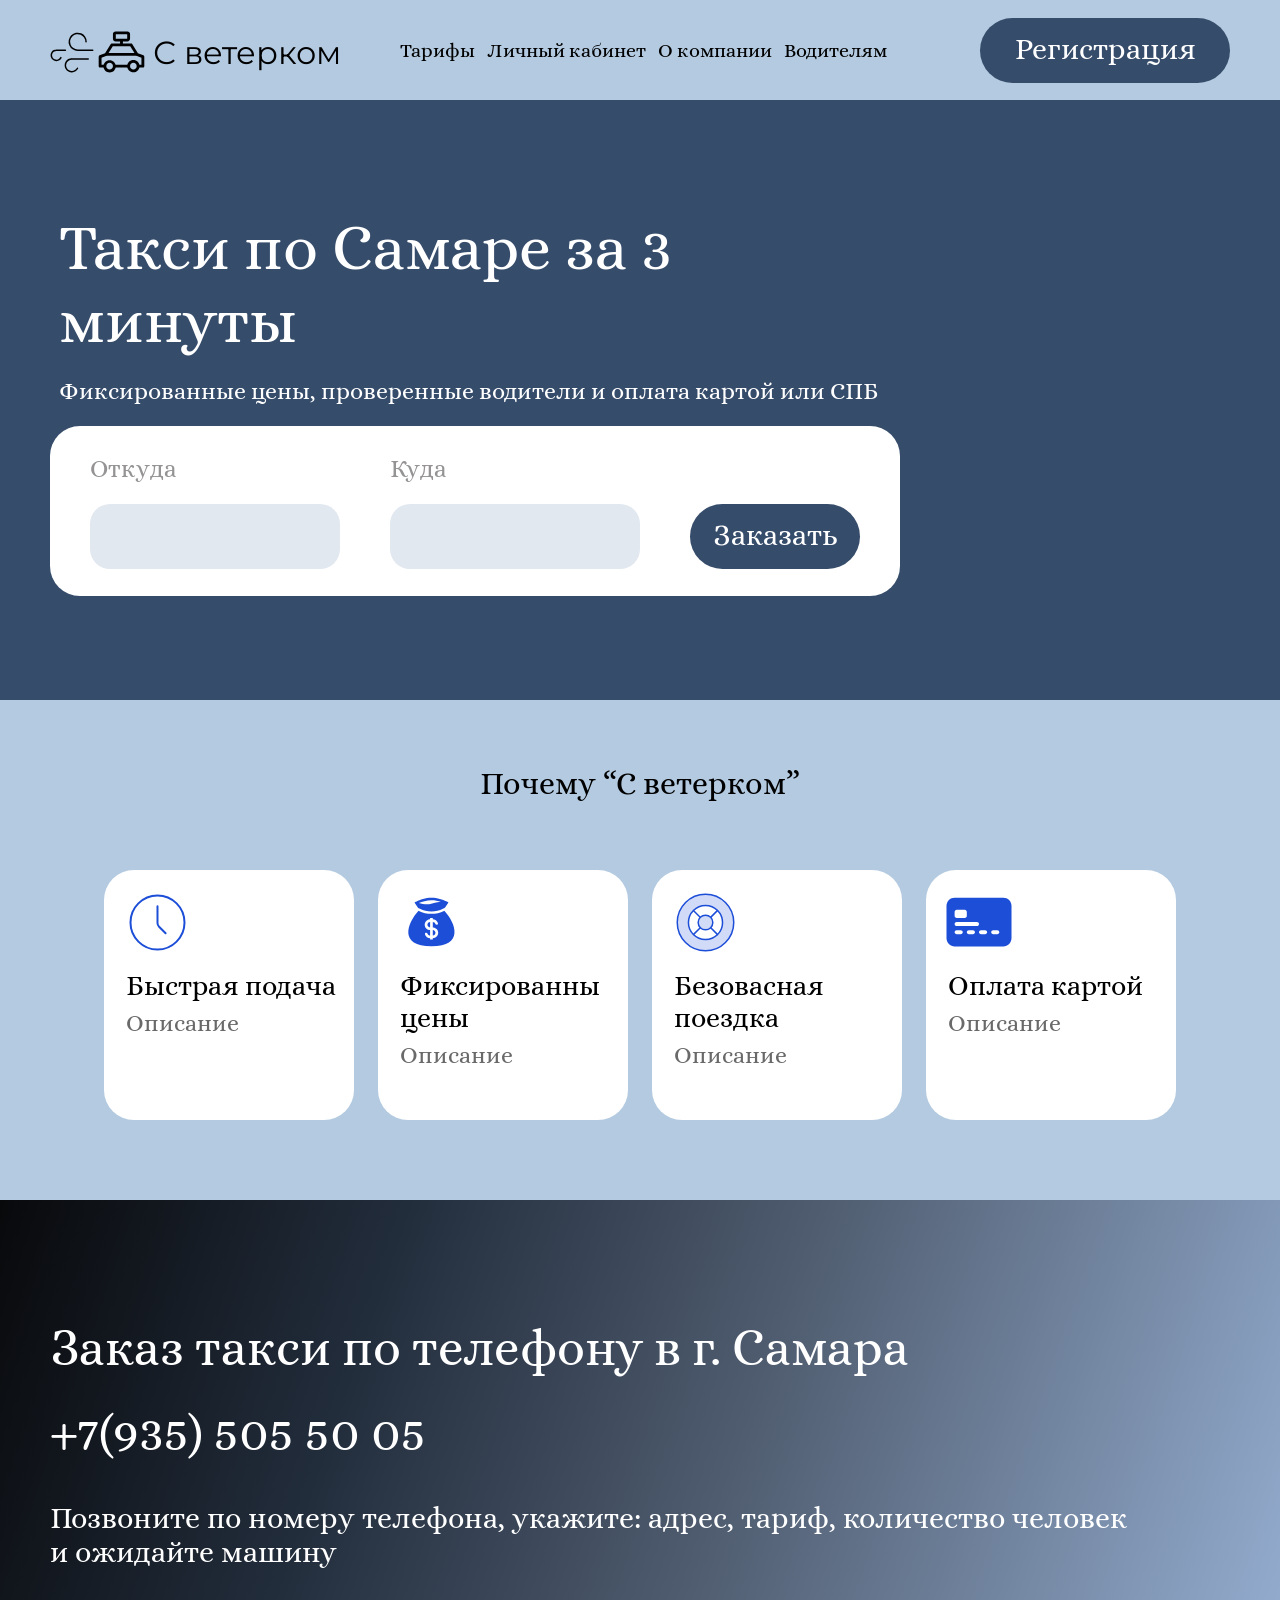
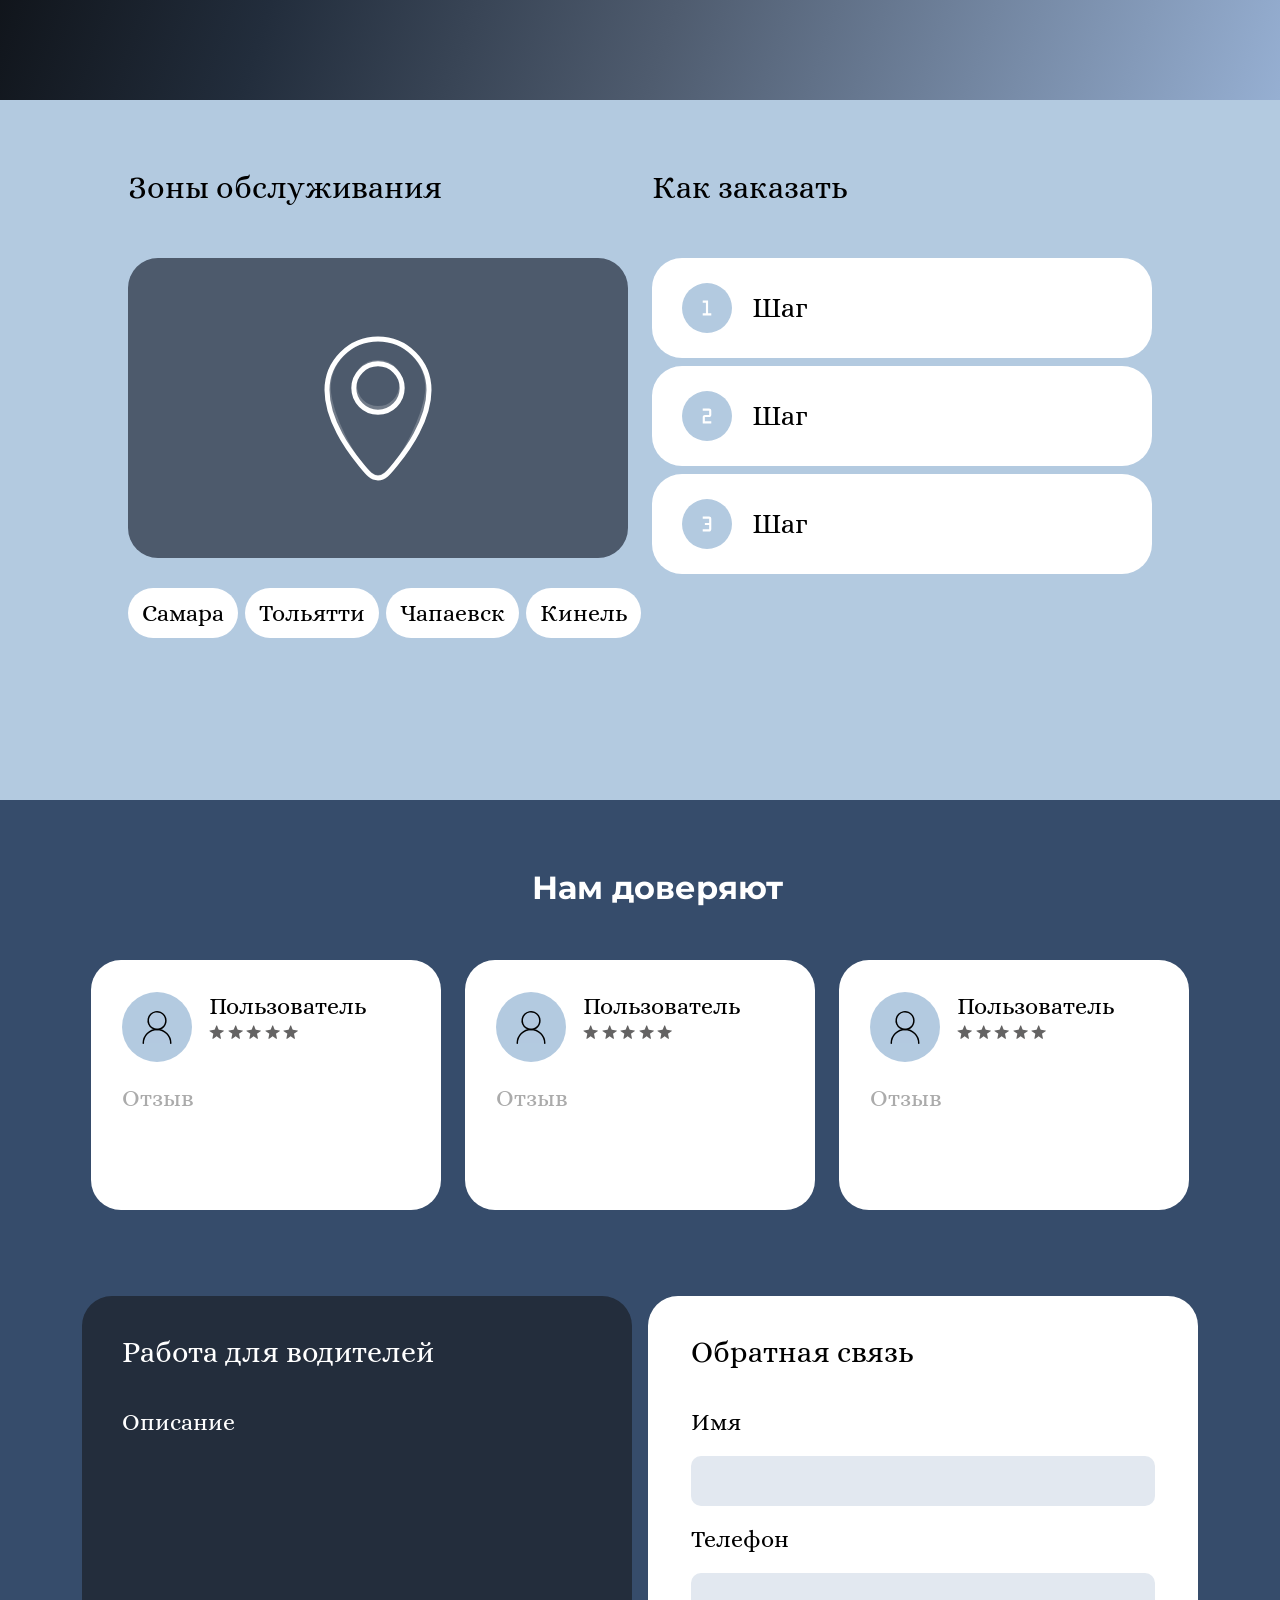
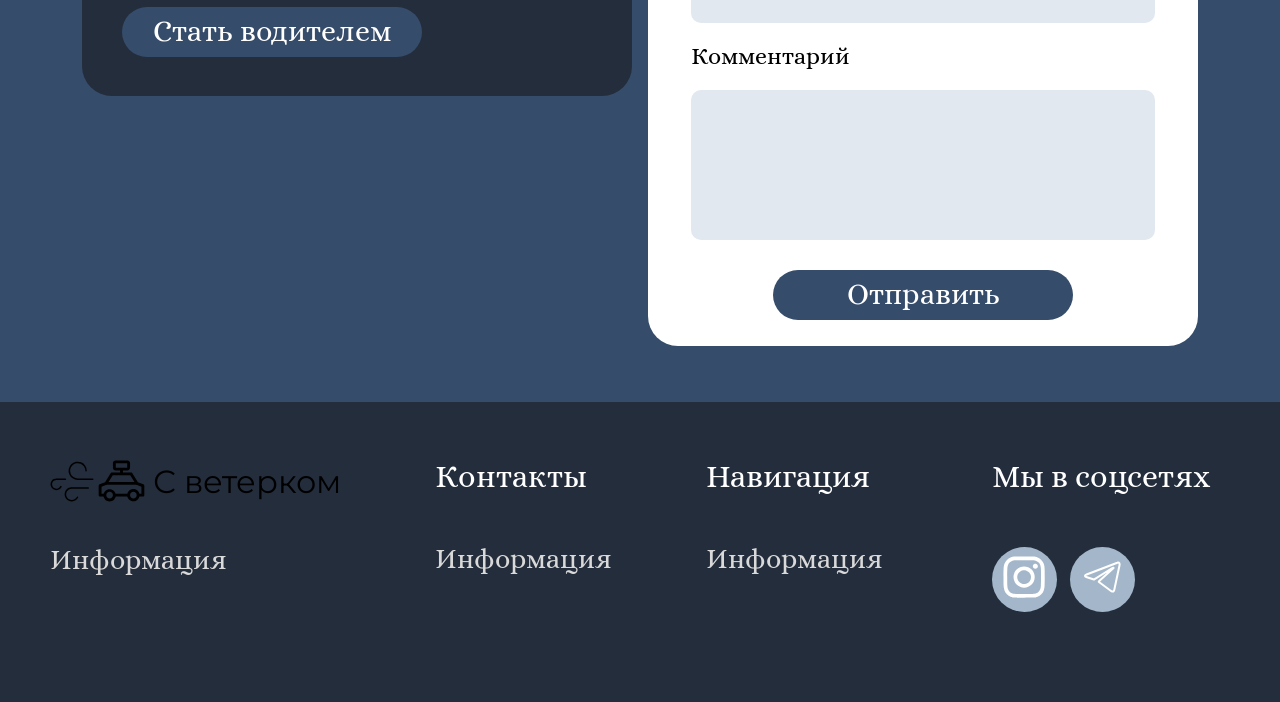
<file: index.html>
<!DOCTYPE html>
<html lang="ru">
<head>
  <meta charset="utf-8">
  <meta name="viewport" content="width=device-width, initial-scale=1">
  <title>С ветерком — такси по Самаре за 3 минуты</title>
  <link rel="preconnect" href="https://fonts.googleapis.com">
  <link rel="preconnect" href="https://fonts.gstatic.com" crossorigin>
  <link href="https://fonts.googleapis.com/css2?family=Alice&family=Montserrat:wght@400;700&display=swap" rel="stylesheet">
  <link rel="stylesheet" href="style(1).css">
</head>
<body>

<!-- ==========================================================
     ИКОНКИ ИЗ МАКЕТА
     Рисунки описаны один раз. Ниже в разметке подключаются
     одной строкой: <use href="#i-clock"/>.
     ========================================================== -->
<svg class="sprite" aria-hidden="true" focusable="false" xmlns="http://www.w3.org/2000/svg">
  <symbol id="i-num1" viewBox="0 0 9.75 16.32" overflow="visible">
    <g transform="translate(-842.62 -1900.34)">
      <path d="M848.594 1900.84H843.125V1903.03H846.406V1913.97H843.125V1916.16H851.875V1913.97H848.594V1900.84Z" fill="currentColor"/>
    </g>
  </symbol>
  <symbol id="i-num2" viewBox="0 0 9.75 16.32" overflow="visible">
    <g transform="translate(-842.62 -2008.34)">
      <path d="M851.875 2024.16H843.125V2017.59C843.125 2017.01 843.355 2016.46 843.766 2016.05C844.176 2015.64 844.732 2015.41 845.312 2015.41H849.688V2011.03H843.125V2008.84H849.688C850.268 2008.84 850.824 2009.07 851.234 2009.48C851.645 2009.89 851.875 2010.45 851.875 2011.03V2015.41C851.875 2015.99 851.645 2016.54 851.234 2016.95C850.824 2017.36 850.268 2017.59 849.688 2017.59H845.312V2021.97H851.875V2024.16Z" fill="currentColor"/>
    </g>
  </symbol>
  <symbol id="i-num3" viewBox="0 0 9.75 16.32" overflow="visible">
    <g transform="translate(-834.62 -2116.34)">
      <path d="M841.688 2116.84H835.125V2119.03H841.688V2123.41H837.312V2125.59H841.688V2129.97H835.125V2132.16H841.688C842.268 2132.16 842.824 2131.93 843.234 2131.52C843.645 2131.11 843.875 2130.55 843.875 2129.97V2119.03C843.875 2118.45 843.645 2117.89 843.234 2117.48C842.824 2117.07 842.268 2116.84 841.688 2116.84Z" fill="currentColor"/>
    </g>
  </symbol>
  <symbol id="i-star" viewBox="0 0 15.34 14.44" overflow="visible">
    <g transform="translate(-340.33 -2625.35)">
      <path d="M347.536 2626.16C347.573 2626.07 347.637 2625.99 347.72 2625.93C347.803 2625.88 347.9 2625.85 348 2625.85C348.1 2625.85 348.197 2625.88 348.28 2625.93C348.363 2625.99 348.427 2626.07 348.464 2626.16L349.896 2629.74C349.928 2629.82 349.98 2629.89 350.047 2629.94C350.114 2630 350.193 2630.03 350.278 2630.05L354.744 2630.79C354.843 2630.81 354.935 2630.85 355.007 2630.92C355.079 2630.99 355.129 2631.08 355.15 2631.18C355.171 2631.28 355.162 2631.38 355.124 2631.47C355.086 2631.57 355.021 2631.65 354.937 2631.7L351.61 2633.9C351.527 2633.95 351.462 2634.03 351.424 2634.12C351.386 2634.21 351.376 2634.31 351.395 2634.41L352.241 2638.68C352.261 2638.78 352.25 2638.89 352.209 2638.98C352.168 2639.08 352.1 2639.15 352.013 2639.21C351.926 2639.26 351.826 2639.29 351.724 2639.28C351.622 2639.28 351.524 2639.24 351.444 2639.18L348.307 2636.74C348.219 2636.67 348.111 2636.63 348 2636.63C347.889 2636.63 347.781 2636.67 347.693 2636.74L344.558 2639.18C344.478 2639.24 344.38 2639.28 344.278 2639.28C344.176 2639.29 344.075 2639.26 343.988 2639.21C343.901 2639.16 343.833 2639.08 343.792 2638.98C343.751 2638.89 343.74 2638.79 343.76 2638.69L344.606 2634.41C344.625 2634.31 344.615 2634.21 344.577 2634.12C344.539 2634.03 344.474 2633.95 344.391 2633.9L341.063 2631.7C340.979 2631.65 340.914 2631.57 340.876 2631.47C340.838 2631.38 340.829 2631.28 340.85 2631.18C340.871 2631.08 340.921 2630.99 340.993 2630.92C341.065 2630.85 341.157 2630.81 341.256 2630.79L345.722 2630.05C345.807 2630.03 345.887 2630 345.954 2629.94C346.021 2629.89 346.073 2629.82 346.105 2629.74L347.536 2626.16Z" fill="#646363"/>
    </g>
  </symbol>
  <symbol id="i-user" viewBox="0 0 30.19 34.59" overflow="visible">
    <g transform="translate(-200.89 -2607.86)">
      <path d="M224.917 2618.17C224.917 2620.53 223.977 2622.8 222.305 2624.47C220.633 2626.14 218.365 2627.08 216 2627.08C213.635 2627.08 211.367 2626.14 209.695 2624.47C208.023 2622.8 207.083 2620.53 207.083 2618.17C207.083 2615.8 208.023 2613.53 209.695 2611.86C211.367 2610.19 213.635 2609.25 216 2609.25C218.365 2609.25 220.633 2610.19 222.305 2611.86C223.977 2613.53 224.917 2615.8 224.917 2618.17Z" fill="#B3CAE0" opacity="0.2"/>
      <path d="M229.833 2641.2H202.167C202.14 2637.5 203.58 2633.94 206.173 2631.29C208.765 2628.65 212.299 2627.14 216 2627.1C223.65 2627.1 229.833 2633.42 229.833 2641.2Z" fill="#B3CAE0" opacity="0.2"/>
      <path d="M224.917 2618.17C224.925 2619.34 224.701 2620.51 224.257 2621.59C223.812 2622.68 223.156 2623.67 222.327 2624.5C221.497 2625.34 220.511 2626 219.425 2626.44C218.339 2626.89 217.175 2627.12 216 2627.12C214.236 2627.12 212.513 2626.59 211.046 2625.61C209.58 2624.63 208.437 2623.24 207.762 2621.61C207.087 2619.98 206.911 2618.19 207.255 2616.46C207.599 2614.73 208.448 2613.14 209.695 2611.9C210.942 2610.65 212.531 2609.8 214.26 2609.45C215.99 2609.11 217.783 2609.29 219.412 2609.96C221.042 2610.64 222.434 2611.78 223.414 2613.25C224.394 2614.71 224.917 2616.44 224.917 2618.2" stroke="currentColor" fill="none" stroke-width="1.5" stroke-linecap="round" stroke-linejoin="round"/>
      <path d="M229.833 2640.93C229.833 2637.26 228.376 2633.75 225.782 2631.15C223.187 2628.56 219.669 2627.1 216 2627.1C212.331 2627.1 208.813 2628.56 206.218 2631.15C203.624 2633.75 202.167 2637.26 202.167 2640.93" stroke="currentColor" fill="none" stroke-width="1.5" stroke-linecap="round" stroke-linejoin="round"/>
    </g>
  </symbol>
  <symbol id="i-instagram" viewBox="0 0 42.24 42.24" overflow="visible">
    <g transform="translate(-1083.38 -3756.38)">
      <path d="M1096 3757C1098.2 3756.9 1098.9 3756.88 1104.5 3756.88C1110.1 3756.88 1110.8 3756.9 1113 3757C1115.2 3757.1 1116.7 3757.45 1118.01 3757.96C1119.39 3758.48 1120.63 3759.29 1121.66 3760.34C1122.71 3761.37 1123.52 3762.61 1124.04 3763.99C1124.55 3765.3 1124.9 3766.8 1125 3769C1125.1 3771.2 1125.12 3771.9 1125.12 3777.5C1125.12 3783.1 1125.1 3783.8 1125 3786C1124.9 3788.2 1124.55 3789.7 1124.04 3791.01C1123.52 3792.39 1122.71 3793.63 1121.66 3794.66C1120.63 3795.71 1119.39 3796.52 1118.01 3797.04C1116.7 3797.55 1115.2 3797.9 1113 3798C1110.8 3798.1 1110.1 3798.12 1104.5 3798.12C1098.9 3798.12 1098.2 3798.1 1096 3798C1093.8 3797.9 1092.3 3797.55 1090.99 3797.04C1089.61 3796.52 1088.37 3795.71 1087.34 3794.66C1086.29 3793.63 1085.48 3792.39 1084.96 3791.01C1084.45 3789.7 1084.1 3788.2 1084 3786C1083.9 3783.8 1083.88 3783.1 1083.88 3777.5C1083.88 3771.9 1083.9 3771.2 1084 3769C1084.1 3766.8 1084.45 3765.3 1084.96 3763.99C1085.48 3762.61 1086.29 3761.37 1087.34 3760.34C1088.37 3759.29 1089.61 3758.48 1090.99 3757.96C1092.3 3757.45 1093.8 3757.1 1096 3757ZM1112.83 3760.71C1110.66 3760.61 1110 3760.59 1104.5 3760.59C1098.99 3760.59 1098.34 3760.61 1096.16 3760.71C1094.15 3760.8 1093.06 3761.14 1092.33 3761.42C1091.37 3761.8 1090.68 3762.24 1089.96 3762.96C1089.28 3763.63 1088.75 3764.44 1088.42 3765.34C1088.14 3766.06 1087.8 3767.15 1087.71 3769.17C1087.61 3771.34 1087.59 3771.99 1087.59 3777.5C1087.59 3783.01 1087.61 3783.66 1087.71 3785.83C1087.8 3787.85 1088.14 3788.94 1088.42 3789.67C1088.75 3790.56 1089.28 3791.37 1089.96 3792.04C1090.63 3792.72 1091.44 3793.25 1092.33 3793.58C1093.06 3793.86 1094.15 3794.2 1096.16 3794.29C1098.34 3794.39 1098.99 3794.41 1104.5 3794.41C1110.01 3794.41 1110.66 3794.39 1112.83 3794.29C1114.84 3794.2 1115.94 3793.86 1116.66 3793.58C1117.62 3793.2 1118.31 3792.76 1119.03 3792.04C1119.72 3791.37 1120.25 3790.56 1120.58 3789.67C1120.86 3788.94 1121.19 3787.85 1121.29 3785.83C1121.39 3783.66 1121.41 3783.01 1121.41 3777.5C1121.41 3771.99 1121.39 3771.34 1121.29 3769.17C1121.19 3767.15 1120.86 3766.06 1120.58 3765.34C1120.2 3764.37 1119.76 3763.69 1119.03 3762.96C1118.37 3762.28 1117.56 3761.75 1116.66 3761.42C1115.94 3761.14 1114.84 3760.8 1112.83 3760.71ZM1101.86 3783.86C1103.33 3784.47 1104.97 3784.55 1106.5 3784.09C1108.02 3783.63 1109.34 3782.65 1110.23 3781.33C1111.11 3780 1111.51 3778.41 1111.35 3776.83C1111.2 3775.24 1110.49 3773.76 1109.36 3772.63C1108.64 3771.92 1107.77 3771.36 1106.82 3771.02C1105.86 3770.68 1104.84 3770.55 1103.82 3770.65C1102.81 3770.75 1101.83 3771.08 1100.96 3771.6C1100.09 3772.12 1099.34 3772.83 1098.78 3773.68C1098.21 3774.52 1097.84 3775.48 1097.69 3776.49C1097.54 3777.5 1097.62 3778.52 1097.91 3779.5C1098.21 3780.47 1098.72 3781.37 1099.4 3782.12C1100.08 3782.88 1100.92 3783.47 1101.86 3783.86ZM1097 3770C1097.99 3769.02 1099.16 3768.24 1100.44 3767.71C1101.73 3767.17 1103.11 3766.9 1104.5 3766.9C1105.89 3766.9 1107.27 3767.17 1108.56 3767.71C1109.84 3768.24 1111.01 3769.02 1112 3770C1112.98 3770.99 1113.76 3772.16 1114.29 3773.44C1114.83 3774.73 1115.1 3776.11 1115.1 3777.5C1115.1 3778.89 1114.83 3780.27 1114.29 3781.56C1113.76 3782.84 1112.98 3784.01 1112 3785C1110.01 3786.98 1107.31 3788.1 1104.5 3788.1C1101.69 3788.1 1098.99 3786.98 1097 3785C1095.02 3783.01 1093.9 3780.31 1093.9 3777.5C1093.9 3774.69 1095.02 3771.99 1097 3770ZM1117.45 3768.48C1117.7 3768.25 1117.89 3767.97 1118.03 3767.66C1118.16 3767.36 1118.23 3767.03 1118.24 3766.69C1118.24 3766.36 1118.18 3766.02 1118.06 3765.71C1117.93 3765.4 1117.74 3765.12 1117.5 3764.88C1117.27 3764.64 1116.99 3764.46 1116.67 3764.33C1116.36 3764.2 1116.03 3764.14 1115.7 3764.15C1115.36 3764.15 1115.03 3764.22 1114.72 3764.36C1114.42 3764.49 1114.14 3764.69 1113.91 3764.93C1113.46 3765.41 1113.22 3766.04 1113.23 3766.69C1113.24 3767.34 1113.5 3767.97 1113.96 3768.43C1114.42 3768.89 1115.04 3769.15 1115.7 3769.16C1116.35 3769.17 1116.98 3768.93 1117.45 3768.48Z" fill="currentColor" fill-rule="evenodd" clip-rule="evenodd"/>
    </g>
  </symbol>
  <symbol id="i-telegram" viewBox="0 0 38.46 32.51" overflow="visible">
    <g transform="translate(-1159.19 -3761.45)">
      <path d="M1194.28 3762.95C1195.35 3762.95 1196.15 3763.89 1195.72 3765.63L1190.49 3790.29C1190.12 3792.04 1189.07 3792.46 1187.6 3791.65L1175.12 3782.43C1175.08 3782.4 1175.04 3782.35 1175.01 3782.3C1174.98 3782.24 1174.97 3782.19 1174.97 3782.13C1174.97 3782.07 1174.98 3782.01 1175.01 3781.96C1175.04 3781.9 1175.08 3781.86 1175.12 3781.82L1189.53 3768.81C1190.19 3768.23 1189.39 3767.95 1188.53 3768.47L1170.45 3779.88C1170.39 3779.92 1170.33 3779.94 1170.26 3779.95C1170.2 3779.96 1170.13 3779.95 1170.07 3779.93L1162.39 3777.5C1160.69 3777 1160.69 3775.83 1162.78 3775L1193.5 3763.15C1193.74 3763.03 1194.01 3762.96 1194.28 3762.95Z" stroke="currentColor" fill="none" stroke-width="2" stroke-linecap="round" stroke-linejoin="round"/>
    </g>
  </symbol>
  <symbol id="i-pin" viewBox="0 0 108.00 144.78" overflow="visible">
    <g transform="translate(-346.00 -1936.00)">
      <path d="M350.819 1988.25C350.819 2015.4 383.022 2076.91 400 2076.91C416.977 2076.91 449.181 2015.4 449.181 1988.25C449.181 1975.2 443.999 1962.7 434.776 1953.47C425.553 1944.25 413.044 1939.07 400 1939.07C386.956 1939.07 374.447 1944.25 365.224 1953.47C356 1962.7 350.819 1975.2 350.819 1988.25ZM400 2007.99C396.965 2007.99 393.96 2007.39 391.157 2006.23C388.353 2005.07 385.806 2003.37 383.66 2001.22C381.514 1999.07 379.812 1996.53 378.651 1993.72C377.489 1990.92 376.892 1987.91 376.892 1984.88C376.892 1981.85 377.489 1978.84 378.651 1976.04C379.812 1973.23 381.514 1970.69 383.66 1968.54C385.806 1966.39 388.353 1964.69 391.157 1963.53C393.96 1962.37 396.965 1961.77 400 1961.77C406.129 1961.77 412.006 1964.21 416.34 1968.54C420.674 1972.87 423.108 1978.75 423.108 1984.88C423.108 1991.01 420.674 1996.89 416.34 2001.22C412.006 2005.55 406.129 2007.99 400 2007.99Z" stroke="currentColor" fill="none" stroke-width="4" opacity="0.2"/>
      <path d="M417.112 2064.65C409.971 2073.41 406.4 2077.78 400 2077.78C393.654 2077.78 390.09 2073.41 383.068 2064.8L382.888 2064.58C368.066 2046.39 349 2017.55 349 1990C349 1976.47 354.373 1963.5 363.938 1953.94C373.502 1944.37 386.474 1939 400 1939C413.526 1939 426.498 1944.37 436.062 1953.94C445.627 1963.5 451 1976.47 451 1990C451 2017.76 431.934 2046.46 417.112 2064.65Z" stroke="currentColor" fill="none" stroke-width="5" stroke-linecap="round" stroke-linejoin="round"/>
      <path d="M400 2012.1C386.642 2012.1 375.814 2001.27 375.814 1987.91C375.814 1974.55 386.642 1963.73 400 1963.73C413.358 1963.73 424.186 1974.55 424.186 1987.91C424.186 2001.27 413.358 2012.1 400 2012.1Z" stroke="currentColor" fill="none" stroke-width="5" stroke-linecap="round" stroke-linejoin="round"/>
    </g>
  </symbol>
  <symbol id="i-clock" viewBox="0 0 57.17 57.17" overflow="visible">
    <g transform="translate(-174.92 -892.92)">
      <path d="M230.583 921.5C230.583 936.458 218.458 948.583 203.5 948.583C188.542 948.583 176.417 936.458 176.417 921.5C176.417 906.542 188.542 894.417 203.5 894.417C218.458 894.417 230.583 906.542 230.583 921.5Z" stroke="#1D4ED8" fill="none" stroke-width="2" stroke-linecap="round" stroke-linejoin="round"/>
      <path d="M211.625 932.333L205.087 925.795C204.071 924.78 203.5 923.402 203.5 921.966V905.25" stroke="#1D4ED8" fill="none" stroke-width="2" stroke-linecap="round" stroke-linejoin="round"/>
    </g>
  </symbol>
  <symbol id="i-money" viewBox="0 0 67.25 49.75" overflow="visible">
    <g transform="translate(-466.93 -896.62)">
      <path d="M500.553 897.125C494.436 897.125 488.864 899.145 485.566 900.796C485.268 900.945 484.99 901.09 484.732 901.232C484.22 901.511 483.784 901.771 483.438 902L487.189 907.522L488.954 908.225C495.855 911.707 505.11 911.707 512.012 908.225L514.016 907.185L517.562 902C516.827 901.522 516.063 901.089 515.275 900.704C511.994 899.071 506.554 897.125 500.554 897.125M491.831 903.376C490.503 903.126 489.191 902.797 487.902 902.39C490.991 901.018 495.594 899.563 500.554 899.563C503.99 899.563 507.238 900.261 509.925 901.147C506.777 901.59 503.417 902.341 500.216 903.266C497.697 903.995 494.753 903.916 491.831 903.376ZM513.443 910.233L513.11 910.401C505.519 914.231 495.449 914.231 487.858 910.401L487.542 910.241C476.136 922.755 467.429 945.871 500.553 945.871C533.677 945.871 524.759 922.326 513.443 910.233ZM499.146 921.5C498.428 921.5 497.739 921.785 497.231 922.293C496.723 922.801 496.438 923.49 496.438 924.208C496.438 924.927 496.723 925.616 497.231 926.123C497.739 926.631 498.428 926.917 499.146 926.917V921.5ZM501.854 918.792V917.438H499.146V918.792C497.709 918.792 496.331 919.362 495.316 920.378C494.3 921.394 493.729 922.772 493.729 924.208C493.729 925.645 494.3 927.023 495.316 928.038C496.331 929.054 497.709 929.625 499.146 929.625V935.042C497.968 935.042 496.964 934.29 496.591 933.237C496.535 933.064 496.446 932.905 496.327 932.768C496.209 932.63 496.065 932.518 495.903 932.438C495.74 932.357 495.564 932.31 495.383 932.3C495.202 932.289 495.021 932.314 494.85 932.374C494.68 932.435 494.523 932.529 494.389 932.651C494.255 932.773 494.147 932.92 494.071 933.085C493.996 933.249 493.954 933.427 493.948 933.608C493.942 933.789 493.973 933.969 494.038 934.138C494.411 935.195 495.103 936.109 496.018 936.756C496.933 937.403 498.025 937.75 499.146 937.75V939.104H501.854V937.75C503.291 937.75 504.669 937.179 505.684 936.163C506.7 935.148 507.271 933.77 507.271 932.333C507.271 930.897 506.7 929.519 505.684 928.503C504.669 927.487 503.291 926.917 501.854 926.917V921.5C503.032 921.5 504.036 922.252 504.409 923.305C504.465 923.477 504.554 923.637 504.673 923.774C504.791 923.911 504.935 924.023 505.097 924.104C505.26 924.184 505.436 924.231 505.617 924.242C505.798 924.253 505.979 924.228 506.15 924.167C506.32 924.107 506.477 924.013 506.611 923.891C506.745 923.769 506.853 923.621 506.929 923.457C507.004 923.292 507.046 923.114 507.052 922.933C507.058 922.752 507.027 922.572 506.962 922.403C506.589 921.347 505.897 920.432 504.982 919.786C504.067 919.139 502.975 918.791 501.854 918.792ZM501.854 929.625V935.042C502.572 935.042 503.261 934.756 503.769 934.248C504.277 933.741 504.563 933.052 504.563 932.333C504.563 931.615 504.277 930.926 503.769 930.418C503.261 929.91 502.572 929.625 501.854 929.625Z" fill="#1D4ED8" fill-rule="evenodd" clip-rule="evenodd"/>
    </g>
  </symbol>
  <symbol id="i-wheel" viewBox="0 0 58.51 58.51" overflow="visible">
    <g transform="translate(-768.25 -892.25)">
      <path d="M797.5 928.758C801.509 928.758 804.758 925.509 804.758 921.5C804.758 917.491 801.509 914.242 797.5 914.242C793.491 914.242 790.242 917.491 790.242 921.5C790.242 925.509 793.491 928.758 797.5 928.758Z" fill="#1D4ED8" opacity="0.2"/>
      <path d="M797.5 949.504C804.927 949.504 812.05 946.554 817.302 941.302C822.554 936.05 825.504 928.927 825.504 921.5C825.504 914.073 822.554 906.95 817.302 901.698C812.05 896.446 804.927 893.496 797.5 893.496C790.073 893.496 782.95 896.446 777.698 901.698C772.446 906.95 769.496 914.073 769.496 921.5C769.496 928.927 772.446 936.05 777.698 941.302C782.95 946.554 790.073 949.504 797.5 949.504ZM814.454 921.5C814.454 923.726 814.016 925.931 813.164 927.988C812.312 930.045 811.063 931.914 809.488 933.488C807.914 935.063 806.045 936.312 803.988 937.164C801.931 938.016 799.726 938.454 797.5 938.454C795.274 938.454 793.069 938.016 791.012 937.164C788.955 936.312 787.086 935.063 785.512 933.488C783.937 931.914 782.688 930.045 781.836 927.988C780.984 925.931 780.546 923.726 780.546 921.5C780.546 917.003 782.332 912.691 785.512 909.512C788.691 906.332 793.003 904.546 797.5 904.546C801.997 904.546 806.309 906.332 809.488 909.512C812.668 912.691 814.454 917.003 814.454 921.5Z" fill="#1D4ED8" fill-rule="evenodd" clip-rule="evenodd" opacity="0.2"/>
      <path d="M804.758 921.5C804.758 925.509 801.509 928.758 797.5 928.758C793.491 928.758 790.242 925.509 790.242 921.5C790.242 917.491 793.491 914.242 797.5 914.242C801.509 914.242 804.758 917.491 804.758 921.5Z" stroke="#1D4ED8" fill="none" stroke-width="1.5" stroke-linecap="round" stroke-linejoin="round"/>
      <path d="M814.427 921.5C814.427 930.849 806.849 938.427 797.5 938.427C788.151 938.427 780.573 930.849 780.573 921.5C780.573 912.151 788.151 904.573 797.5 904.573C806.849 904.573 814.427 912.151 814.427 921.5Z" stroke="#1D4ED8" fill="none" stroke-width="1.5" stroke-linecap="round" stroke-linejoin="round"/>
      <path d="M825.504 921.5C825.504 936.966 812.966 949.504 797.5 949.504C782.034 949.504 769.496 936.966 769.496 921.5C769.496 906.034 782.034 893.496 797.5 893.496C812.966 893.496 825.504 906.034 825.504 921.5Z" stroke="#1D4ED8" fill="none" stroke-width="1.5" stroke-linecap="round" stroke-linejoin="round"/>
      <path d="M809.254 933.281L802.727 926.754M792.246 916.273L785.746 909.773M785.719 933.281L792.354 926.646M802.835 916.192L809.254 909.746" stroke="#1D4ED8" fill="none" stroke-width="1.5" stroke-linecap="round" stroke-linejoin="round"/>
    </g>
  </symbol>
  <symbol id="i-card" viewBox="0 0 66.00 49.75" overflow="visible">
    <g transform="translate(-1060.50 -896.62)">
      <path d="M1061 905.25C1061 903.095 1061.86 901.028 1063.38 899.505C1064.9 897.981 1066.97 897.125 1069.12 897.125H1117.88C1120.03 897.125 1122.1 897.981 1123.62 899.505C1125.14 901.028 1126 903.095 1126 905.25V937.75C1126 939.905 1125.14 941.972 1123.62 943.495C1122.1 945.019 1120.03 945.875 1117.88 945.875H1069.12C1066.97 945.875 1064.9 945.019 1063.38 943.495C1061.86 941.972 1061 939.905 1061 937.75V905.25ZM1071.16 909.312C1070.62 909.312 1070.1 909.527 1069.72 909.907C1069.34 910.288 1069.12 910.805 1069.12 911.344V915.406C1069.12 915.945 1069.34 916.462 1069.72 916.843C1070.1 917.223 1070.62 917.438 1071.16 917.438H1079.28C1079.82 917.438 1080.34 917.223 1080.72 916.843C1081.1 916.462 1081.31 915.945 1081.31 915.406V911.344C1081.31 910.805 1081.1 910.288 1080.72 909.907C1080.34 909.527 1079.82 909.312 1079.28 909.312H1071.16ZM1071.16 921.5C1070.62 921.5 1070.1 921.714 1069.72 922.095C1069.34 922.476 1069.12 922.993 1069.12 923.531C1069.12 924.07 1069.34 924.587 1069.72 924.968C1070.1 925.348 1070.62 925.562 1071.16 925.562H1091.47C1092.01 925.562 1092.52 925.348 1092.91 924.968C1093.29 924.587 1093.5 924.07 1093.5 923.531C1093.5 922.993 1093.29 922.476 1092.91 922.095C1092.52 921.714 1092.01 921.5 1091.47 921.5H1071.16ZM1071.16 929.625C1070.62 929.625 1070.1 929.839 1069.72 930.22C1069.34 930.601 1069.12 931.118 1069.12 931.656C1069.12 932.195 1069.34 932.712 1069.72 933.093C1070.1 933.473 1070.62 933.688 1071.16 933.688H1075.22C1075.76 933.688 1076.27 933.473 1076.66 933.093C1077.04 932.712 1077.25 932.195 1077.25 931.656C1077.25 931.118 1077.04 930.601 1076.66 930.22C1076.27 929.839 1075.76 929.625 1075.22 929.625H1071.16ZM1083.34 929.625C1082.81 929.625 1082.29 929.839 1081.91 930.22C1081.53 930.601 1081.31 931.118 1081.31 931.656C1081.31 932.195 1081.53 932.712 1081.91 933.093C1082.29 933.473 1082.81 933.688 1083.34 933.688H1087.41C1087.94 933.688 1088.46 933.473 1088.84 933.093C1089.22 932.712 1089.44 932.195 1089.44 931.656C1089.44 931.118 1089.22 930.601 1088.84 930.22C1088.46 929.839 1087.94 929.625 1087.41 929.625H1083.34ZM1095.53 929.625C1094.99 929.625 1094.48 929.839 1094.09 930.22C1093.71 930.601 1093.5 931.118 1093.5 931.656C1093.5 932.195 1093.71 932.712 1094.09 933.093C1094.48 933.473 1094.99 933.688 1095.53 933.688H1099.59C1100.13 933.688 1100.65 933.473 1101.03 933.093C1101.41 932.712 1101.62 932.195 1101.62 931.656C1101.62 931.118 1101.41 930.601 1101.03 930.22C1100.65 929.839 1100.13 929.625 1099.59 929.625H1095.53ZM1107.72 929.625C1107.18 929.625 1106.66 929.839 1106.28 930.22C1105.9 930.601 1105.69 931.118 1105.69 931.656C1105.69 932.195 1105.9 932.712 1106.28 933.093C1106.66 933.473 1107.18 933.688 1107.72 933.688H1111.78C1112.32 933.688 1112.84 933.473 1113.22 933.093C1113.6 932.712 1113.81 932.195 1113.81 931.656C1113.81 931.118 1113.6 930.601 1113.22 930.22C1112.84 929.839 1112.32 929.625 1111.78 929.625H1107.72Z" fill="#1D4ED8"/>
    </g>
  </symbol>
  <symbol id="logo-taxi" viewBox="0 0 46.65 42.02" overflow="visible">
    <g transform="translate(-48.15 -30.96)">
      <path d="M80.9794 43.3471L81.1592 43.3585C81.3685 43.3855 81.5691 43.4587 81.7467 43.5726C81.9243 43.6866 82.0744 43.8385 82.1862 44.0175L87.8864 53.1355L93.3983 55.338C93.6627 55.444 93.8894 55.6267 94.049 55.8626C94.2087 56.0986 94.2941 56.3769 94.2941 56.6618V66.1706C94.2941 66.5489 94.1438 66.9118 93.8763 67.1793C93.6088 67.4468 93.246 67.5971 92.8676 67.5971H88.1118V64.7441H91.4412V57.6261L86.3943 55.609C86.1131 55.4958 85.8753 55.296 85.7153 55.0384L80.192 46.2H62.7492L57.2259 55.0413C57.0654 55.2977 56.8277 55.4966 56.5469 55.609L51.5 57.6261V64.7441H54.8294V67.5971H50.0735C49.6952 67.5971 49.3324 67.4468 49.0649 67.1793C48.7974 66.9118 48.6471 66.5489 48.6471 66.1706V56.6618C48.6471 56.3769 48.7325 56.0986 48.8922 55.8626C49.0518 55.6267 49.2785 55.444 49.5429 55.338L55.0519 53.1355L60.7521 44.0175L60.8577 43.8692C60.9916 43.7058 61.1601 43.5743 61.351 43.484C61.5419 43.3937 61.7505 43.3469 61.9617 43.3471H80.9794Z" fill="currentColor"/>
      <path d="M78.6029 64.7441V67.5971H64.3382V64.7441H78.6029ZM86.925 52.8588V55.7117H56.0162V52.8588H86.925Z" fill="currentColor"/>
      <path d="M62.9118 66.1706C62.9118 65.288 62.5611 64.4415 61.937 63.8174C61.3129 63.1933 60.4664 62.8427 59.5838 62.8427C58.7012 62.8427 57.8547 63.1933 57.2306 63.8174C56.6065 64.4415 56.2559 65.288 56.2559 66.1706C56.2559 67.0532 56.6065 67.8997 57.2306 68.5238C57.8547 69.1479 58.7012 69.4986 59.5838 69.4986C60.4664 69.4986 61.3129 69.1479 61.937 68.5238C62.5611 67.8997 62.9118 67.0532 62.9118 66.1706ZM65.7647 66.1706C65.7824 66.9935 65.6356 67.8116 65.3329 68.577C65.0302 69.3423 64.5778 70.0396 64.0021 70.6278C63.4264 71.216 62.739 71.6833 61.9803 72.0023C61.2216 72.3214 60.4069 72.4857 59.5838 72.4857C58.7608 72.4857 57.946 72.3214 57.1873 72.0023C56.4286 71.6833 55.7412 71.216 55.1655 70.6278C54.5898 70.0396 54.1374 69.3423 53.8347 68.577C53.532 67.8116 53.3852 66.9935 53.4029 66.1706C53.4376 64.5543 54.1041 63.016 55.2595 61.8851C56.4148 60.7543 57.9672 60.1211 59.5838 60.1211C61.2005 60.1211 62.7528 60.7543 63.9082 61.8851C65.0635 63.016 65.73 64.5543 65.7647 66.1706ZM86.6853 66.1706C86.6853 65.2884 86.3349 64.4422 85.711 63.8184C85.0872 63.1946 84.241 62.8441 83.3588 62.8441C82.4765 62.8441 81.6304 63.1946 81.0066 63.8184C80.3827 64.4422 80.0323 65.2884 80.0323 66.1706C80.0323 67.0529 80.3827 67.899 81.0066 68.5228C81.6304 69.1467 82.4765 69.4971 83.3588 69.4971C84.241 69.4971 85.0872 69.1467 85.711 68.5228C86.3349 67.899 86.6853 67.0529 86.6853 66.1706ZM89.5383 66.1706C89.5385 66.9823 89.3788 67.7861 89.0683 68.536C88.7579 69.286 88.3027 69.9675 87.7289 70.5416C87.1551 71.1157 86.4738 71.5711 85.724 71.8819C84.9742 72.1927 84.1705 72.3528 83.3588 72.3529C81.7195 72.3533 80.1472 71.7025 78.9878 70.5436C78.4137 69.9698 77.9583 69.2885 77.6475 68.5387C77.3367 67.7889 77.1767 66.9852 77.1765 66.1735C77.1761 64.5342 77.8269 62.9619 78.9858 61.8025C80.1447 60.6431 81.7167 59.9915 83.3559 59.9911C84.9952 59.9908 86.5675 60.6416 87.7269 61.8005C88.8863 62.9594 89.5379 64.5313 89.5383 66.1706ZM65.7647 38.5941H77.1765V34.3147H65.7647V38.5941ZM80.0294 38.8309C80.0294 40.2745 78.8597 41.447 77.4133 41.447H65.5279C64.8341 41.447 64.1686 41.1714 63.678 40.6808C63.1874 40.1902 62.9118 39.5247 62.9118 38.8309V34.075C62.9118 32.6257 64.0872 31.4617 65.5279 31.4617H77.4133C78.854 31.4617 80.0294 32.6257 80.0294 34.075V38.8309Z" fill="currentColor"/>
      <path d="M72.8971 40.0206V44.7736H70.0441V40.0206H72.8971Z" fill="currentColor"/>
    </g>
  </symbol>
  <symbol id="logo-wind" viewBox="0 0 43.92 40.93" overflow="visible">
    <g transform="translate(-5.25 -32.71)">
      <path d="M32.8679 50.818C31.2181 50.814 29.6065 50.3211 28.2366 49.4016C26.8668 48.4821 25.8002 47.1773 25.1716 45.6519C24.543 44.1265 24.3806 42.449 24.7049 40.8314C25.0292 39.2137 25.8257 37.7285 26.9937 36.5633C28.1617 35.3981 29.6489 34.6052 31.2673 34.2848C32.8857 33.9644 34.5628 34.1309 36.0867 34.7632C37.6105 35.3954 38.9128 36.4652 39.829 37.8372C40.7452 39.2093 41.2342 40.8221 41.2342 42.472M32.8679 50.818H32.6052M32.8679 50.818H47.9231M27.0075 59.548C25.8705 59.5466 24.7536 59.8479 23.7715 60.421C22.7894 60.994 21.9775 61.8181 21.4192 62.8086C20.8609 63.7991 20.5763 64.9204 20.5947 66.0573C20.613 67.1942 20.9336 68.3057 21.5235 69.2777C22.1134 70.2497 22.9515 71.0472 23.9515 71.5883C24.9515 72.1293 26.0776 72.3945 27.214 72.3565C28.3504 72.3185 29.4562 71.9787 30.4178 71.3721C31.3795 70.7654 32.1624 69.9137 32.686 68.9045M16.1354 58.2951C15.9333 58.7195 15.6706 59.1842 15.3271 59.5076C14.7368 60.1104 14.0065 60.5579 13.2013 60.8099C12.3961 61.062 11.541 61.1108 10.7123 60.9521C9.88366 60.7935 9.10714 60.4322 8.45202 59.9005C7.7969 59.3688 7.28355 58.6832 6.95776 57.9049C6.63196 57.1266 6.50384 56.2798 6.58482 55.4399C6.66581 54.6001 6.95339 53.7934 7.4219 53.0917C7.89042 52.39 8.52531 51.8151 9.26995 51.4184C10.0054 51.0266 10.8253 50.8205 11.6583 50.818C11.6687 50.818 11.6791 50.818 11.6896 50.818H20.6217M11.6583 50.818H11.5885M27.149 59.548H43.4167" stroke="currentColor" fill="none" stroke-width="1.5" stroke-linecap="round" stroke-linejoin="round"/>
    </g>
  </symbol>
  </svg>

<!-- ============================ ШАПКА ============================ -->
<header class="header">
  <div class="wrap header-inner">

    <a class="logo" href="#">
      <svg width="44" height="41" viewBox="0 0 43.92 40.93"><use href="#logo-wind"/></svg>
      <svg width="47" height="42" viewBox="0 0 46.65 42.02"><use href="#logo-taxi"/></svg>
      <span class="logo-text">С ветерком</span>
    </a>

    <nav class="menu">
       <a href="Выбор тарифа.html">Тарифы</a>
                <a href="Личный кабинет.html">Личный кабинет</a>
                <a href="#features">О компании</a>
                <a href="voditelyam.html">Водителям</a>
    </nav>

    <a class="btn header-btn" href="Регистрация.html">Регистрация</a>

  </div>
</header>

<!-- ========================= ПЕРВЫЙ ЭКРАН ========================= -->
<section class="hero">
  <div class="wrap hero-inner">

    <h1 class="hero-title">Такси по Самаре за 3<br>минуты</h1>
    <p class="hero-text">Фиксированные цены, проверенные водители и оплата картой или СПБ</p>

    <form class="order" id="order">
      <div class="field">
        <label for="from">Откуда</label>
        <input id="from" name="from" type="text" autocomplete="off">
      </div>

      <div class="field">
        <label for="to">Куда</label>
        <input id="to" name="to" type="text" autocomplete="off">
      </div>

      <button class="btn" type="submit">Заказать</button>
    </form>

  </div>
</section>

<!-- ========================== ПРЕИМУЩЕСТВА ======================== -->
<section class="features">
  <div class="wrap">

    <h2 class="features-title">Почему “С ветерком”</h2>

    <div class="cards">

      <article class="card">
        <div class="card-icon">
          <svg width="57" height="57" viewBox="0 0 57.17 57.17"><use href="#i-clock"/></svg>
        </div>
        <h3 class="card-title">Быстрая подача</h3>
        <p class="card-text">Описание</p>
      </article>

      <article class="card">
        <div class="card-icon">
          <svg width="67" height="50" viewBox="0 0 67.25 49.75"><use href="#i-money"/></svg>
        </div>
        <h3 class="card-title">Фиксированны цены</h3>
        <p class="card-text">Описание</p>
      </article>

      <article class="card">
        <div class="card-icon">
          <svg width="59" height="59" viewBox="0 0 58.51 58.51"><use href="#i-wheel"/></svg>
        </div>
        <h3 class="card-title">Безовасная поездка</h3>
        <p class="card-text">Описание</p>
      </article>

      <article class="card">
        <div class="card-icon">
          <svg width="66" height="50" viewBox="0 0 66 49.75"><use href="#i-card"/></svg>
        </div>
        <h3 class="card-title">Оплата картой</h3>
        <p class="card-text">Описание</p>
      </article>

    </div>
  </div>
</section>

<!-- ===================== ЗАКАЗ ПО ТЕЛЕФОНУ ======================== -->
<section class="cta">
  <div class="wrap cta-inner">

    <h2 class="cta-title">Заказ такси по телефону в г. Самара</h2>
    <a class="cta-phone" href="tel:+79355055005">+7(935) 505 50 05</a>
    <p class="cta-text">Позвоните по номеру телефона, укажите: адрес, тариф, количество человек<br>и ожидайте машину</p>

  </div>
</section>

<!-- ==================== ЗОНЫ ОБСЛУЖИВАНИЯ ========================= -->
<section class="zones">
  <div class="wrap zones-inner">

    <div class="zone-col">
      <h2 class="zones-title">Зоны обслуживания</h2>

      <div class="map">
        <svg width="108" height="145" viewBox="0 0 108 144.78"><use href="#i-pin"/></svg>
      </div>

      <ul class="pills">
        <li>Самара</li>
        <li>Тольятти</li>
        <li>Чапаевск</li>
        <li>Кинель</li>
      </ul>
    </div>

    <div class="zone-col">
      <h2 class="zones-title">Как заказать</h2>

      <ol class="steps">
        <li class="step">
          <span class="step-num">
            <svg width="10" height="16" viewBox="0 0 9.75 16.32"><use href="#i-num1"/></svg>
          </span>
          <span class="step-text">Шаг</span>
        </li>

        <li class="step">
          <span class="step-num">
            <svg width="10" height="16" viewBox="0 0 9.75 16.32"><use href="#i-num2"/></svg>
          </span>
          <span class="step-text">Шаг</span>
        </li>

        <li class="step">
          <span class="step-num">
            <svg width="10" height="16" viewBox="0 0 9.75 16.32"><use href="#i-num3"/></svg>
          </span>
          <span class="step-text">Шаг</span>
        </li>
      </ol>
    </div>

  </div>
</section>

<!-- =============== ОТЗЫВЫ, ВОДИТЕЛИ И ОБРАТНАЯ СВЯЗЬ ============== -->
<section class="trust">
  <div class="wrap">

    <h2 class="trust-title">Нам доверяют</h2>

    <div class="reviews">

      <article class="review">
        <div class="review-top">
          <span class="avatar">
            <svg width="30" height="35" viewBox="0 0 30.19 34.59"><use href="#i-user"/></svg>
          </span>
          <div>
            <div class="review-name">Пользователь</div>
            <div class="stars">
              <svg width="15.34" height="14.44" viewBox="0 0 15.34 14.44"><use href="#i-star"/></svg>
              <svg width="15.34" height="14.44" viewBox="0 0 15.34 14.44"><use href="#i-star"/></svg>
              <svg width="15.34" height="14.44" viewBox="0 0 15.34 14.44"><use href="#i-star"/></svg>
              <svg width="15.34" height="14.44" viewBox="0 0 15.34 14.44"><use href="#i-star"/></svg>
              <svg width="15.34" height="14.44" viewBox="0 0 15.34 14.44"><use href="#i-star"/></svg>
            </div>
          </div>
        </div>
        <p class="review-text">Отзыв</p>
      </article>

      <article class="review">
        <div class="review-top">
          <span class="avatar">
            <svg width="30" height="35" viewBox="0 0 30.19 34.59"><use href="#i-user"/></svg>
          </span>
          <div>
            <div class="review-name">Пользователь</div>
            <div class="stars">
              <svg width="15.34" height="14.44" viewBox="0 0 15.34 14.44"><use href="#i-star"/></svg>
              <svg width="15.34" height="14.44" viewBox="0 0 15.34 14.44"><use href="#i-star"/></svg>
              <svg width="15.34" height="14.44" viewBox="0 0 15.34 14.44"><use href="#i-star"/></svg>
              <svg width="15.34" height="14.44" viewBox="0 0 15.34 14.44"><use href="#i-star"/></svg>
              <svg width="15.34" height="14.44" viewBox="0 0 15.34 14.44"><use href="#i-star"/></svg>
            </div>
          </div>
        </div>
        <p class="review-text">Отзыв</p>
      </article>

      <article class="review">
        <div class="review-top">
          <span class="avatar">
            <svg width="30" height="35" viewBox="0 0 30.19 34.59"><use href="#i-user"/></svg>
          </span>
          <div>
            <div class="review-name">Пользователь</div>
            <div class="stars">
              <svg width="15.34" height="14.44" viewBox="0 0 15.34 14.44"><use href="#i-star"/></svg>
              <svg width="15.34" height="14.44" viewBox="0 0 15.34 14.44"><use href="#i-star"/></svg>
              <svg width="15.34" height="14.44" viewBox="0 0 15.34 14.44"><use href="#i-star"/></svg>
              <svg width="15.34" height="14.44" viewBox="0 0 15.34 14.44"><use href="#i-star"/></svg>
              <svg width="15.34" height="14.44" viewBox="0 0 15.34 14.44"><use href="#i-star"/></svg>
            </div>
          </div>
        </div>
        <p class="review-text">Отзыв</p>
      </article>

    </div>

    <div class="info-row">

      <div class="driver">
        <h3 class="driver-title">Работа для водителей</h3>
        <p class="driver-text">Описание</p>
        <a class="btn btn-small" href="voditelyam.html">Стать водителем</a>
      </div>

      <div class="form-card">
        <h3 class="form-title">Обратная связь</h3>

        <div class="form-field">
          <label for="name">Имя</label>
          <input id="name" name="name" type="text" autocomplete="name">
        </div>

        <div class="form-field">
          <label for="phone">Телефон</label>
          <input id="phone" name="phone" type="tel" autocomplete="tel">
        </div>

        <div class="form-field">
          <label for="comment">Комментарий</label>
          <textarea id="comment" name="comment"></textarea>
        </div>

        <button class="btn btn-small" type="submit">Отправить</button>
      </div>

    </div>
  </div>
</section>

<!-- ============================ ПОДВАЛ ============================ -->
<footer class="footer">
  <div class="wrap footer-inner">

    <div class="footer-col footer-col-1">
      <a class="logo" href="#">
        <svg width="44" height="41" viewBox="0 0 43.92 40.93"><use href="#logo-wind"/></svg>
        <svg width="47" height="42" viewBox="0 0 46.65 42.02"><use href="#logo-taxi"/></svg>
        <span class="logo-text">С ветерком</span>
      </a>
      <p class="footer-text">Информация</p>
    </div>

    <div class="footer-col footer-col-2">
      <h3 class="footer-title">Контакты</h3>
      <p class="footer-text">Информация</p>
    </div>

    <div class="footer-col footer-col-3">
      <h3 class="footer-title">Навигация</h3>
      <p class="footer-text">Информация</p>
    </div>

    <div class="footer-col">
      <h3 class="footer-title">Мы в соцсетях</h3>
      <div class="socials">
        <a class="social" href="#" aria-label="Instagram">
          <svg width="42.24" height="42.24" viewBox="0 0 42.24 42.24"><use href="#i-instagram"/></svg>
        </a>
        <a class="social" href="#" aria-label="Telegram">
          <svg width="38.46" height="32.51" viewBox="0 0 38.46 32.51"><use href="#i-telegram"/></svg>
        </a>
      </div>
    </div>

  </div>
</footer>

</body>
</html>
</file>
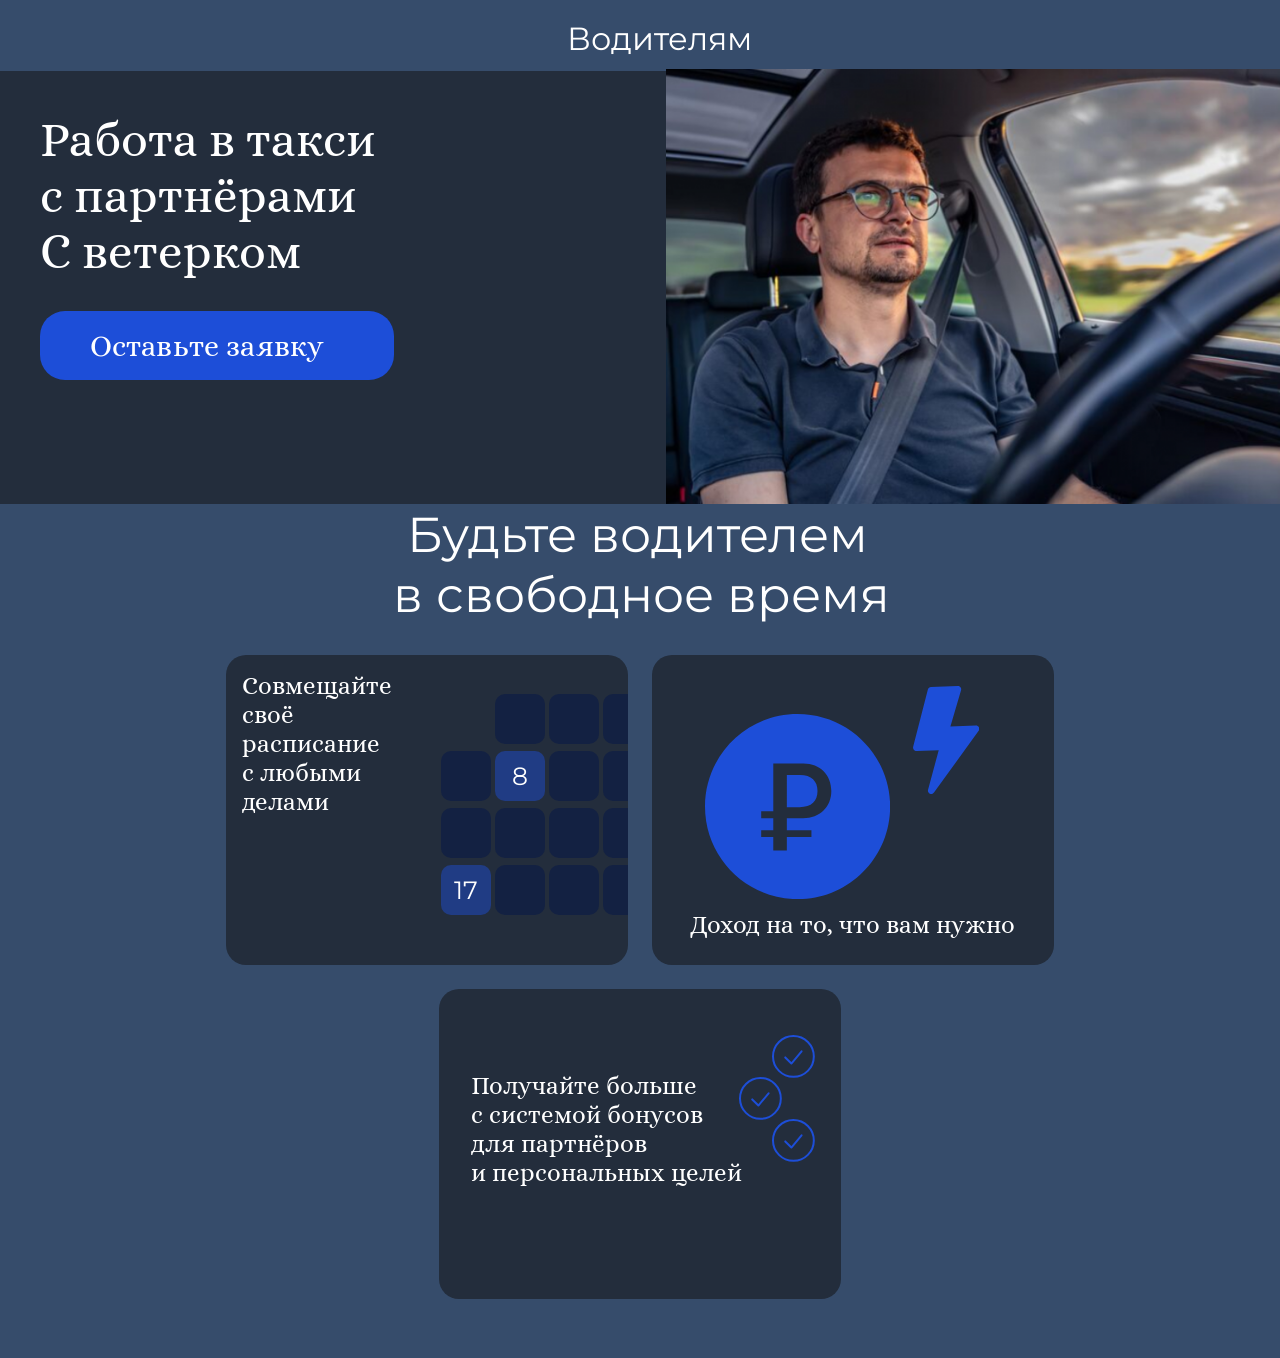
<file: voditelyam.html>
<!DOCTYPE html>
<html lang="ru">
<head>
  <meta charset="utf-8">
  <meta name="viewport" content="width=device-width, initial-scale=1">
  <title>Водителям — С ветерком</title>
  <link rel="preconnect" href="https://fonts.googleapis.com">
  <link rel="preconnect" href="https://fonts.gstatic.com" crossorigin>
  <link href="https://fonts.googleapis.com/css2?family=Alice&family=Montserrat:wght@400;700&display=swap" rel="stylesheet">
 <link rel="stylesheet" href="style(1).css">
</head>
<body class="drv-page">

<!-- ==========================================================
     ИКОНКИ ИЗ МАКЕТА
     Рисунки описаны один раз. Ниже в разметке подключаются
     одной строкой: <use href="#drv-check"/>.
     ========================================================== -->
<svg class="sprite" aria-hidden="true" focusable="false" xmlns="http://www.w3.org/2000/svg">
  <symbol id="drv-ruble" viewBox="572.429 714.429 185.142 185.142" overflow="visible">
    <path d="M665 899.572C613.874 899.572 572.429 858.127 572.429 807C572.429 755.874 613.874 714.429 665 714.429C716.126 714.429 757.571 755.874 757.571 807C757.571 858.127 716.126 899.572 665 899.572ZM654.277 775.491H667.16C678.998 775.491 684.945 781.69 684.945 791.502C684.945 801.376 678.998 807.637 667.094 807.637H654.277V775.491ZM670.469 818.68C687.522 818.68 698.75 807.147 698.75 791.44C698.75 775.676 687.769 764.02 670.901 764.02H640.719V811.687H628.627V818.68H640.715V830.579H628.627V837.51H640.715V850.883H654.269V837.51H678.87V830.579H654.269V818.68H670.469Z" fill="#1D4ED8" fill-rule="evenodd"/>
  </symbol>
  <symbol id="drv-bolt" viewBox="780.1 686.4 66.3 108.1" overflow="visible">
    <path d="M794.976 689.845C795.156 689.145 795.557 688.522 796.12 688.069C796.684 687.616 797.378 687.358 798.101 687.333L824.834 686.4C825.364 686.382 825.889 686.49 826.369 686.715C826.848 686.94 827.267 687.275 827.592 687.694C827.916 688.112 828.136 688.602 828.234 689.122C828.332 689.643 828.305 690.179 828.156 690.687L817.506 726.805L842.943 725.917C843.569 725.895 844.188 726.049 844.731 726.361C845.273 726.674 845.717 727.132 846.012 727.685C846.307 728.237 846.44 728.862 846.398 729.486C846.355 730.111 846.138 730.711 845.771 731.219L801.087 793.003C800.629 793.639 799.963 794.094 799.204 794.288C798.445 794.483 797.642 794.405 796.935 794.068C796.227 793.731 795.661 793.156 795.334 792.444C795.007 791.732 794.941 790.928 795.146 790.172L805.818 750.634L783.609 751.409C783.089 751.427 782.572 751.325 782.1 751.108C781.627 750.892 781.211 750.569 780.885 750.164C780.559 749.759 780.332 749.283 780.222 748.775C780.112 748.267 780.122 747.741 780.251 747.237L794.976 689.845Z" fill="#1D4ED8"/>
  </symbol>
  <symbol id="drv-check" viewBox="0 0 42.84 42.84" overflow="visible">
    <circle cx="21.42" cy="21.42" r="20.42" stroke="#1D4ED8" stroke-width="2" fill="none"/>
    <path d="M13.25 22.44L19.38 28.57L29.59 16.32" stroke="#1D4ED8" stroke-width="2"
          stroke-linecap="round" stroke-linejoin="round" fill="none"/>
  </symbol>
</svg>

<!-- ============================ ШАПКА ============================ -->
<header class="drv-header">
  <div class="drv-header-inner">
    <span class="drv-header-name">Водителям</span>
  </div>
</header>

<!-- ========================= ПЕРВЫЙ ЭКРАН ========================= -->
<section class="drv-hero">
  <div class="drv-hero-inner">

    <div class="drv-hero-left">
      <!-- <input class="drv-input" type="text" aria-label="Ваше имя"> -->
      <h1 class="drv-title">Работа в такси<br>с партнёрами<br>С ветерком</h1>
      <a class="btn drv-btn" href="Заявка водителя.html">Оставьте заявку</a>
    </div>

    <img class="drv-photo" src="мужик.png" alt="Водитель такси за работой">

  </div>
</section>

<!-- ========================= ПРЕИМУЩЕСТВА ========================= -->
<section class="drv-advantages">

  <h2 class="drv-adv-title">
    <span class="drv-adv-line drv-adv-line-1">Будьте водителем</span>
    <span class="drv-adv-line drv-adv-line-2">в свободное время</span>
  </h2>

  <div class="drv-cards">

    <!-- Карточка 1: свой график -->
    <article class="drv-card drv-card-1">

      <p class="drv-card-1-text">Совмещайте<br>своё расписание<br>с любыми<br>делами</p>

      <div class="drv-calendar">
        <div class="drv-cells">
          <span class="drv-cell drv-cell-empty"></span>
          <span class="drv-cell"></span>
          <span class="drv-cell"></span>
          <span class="drv-cell"></span>

          <span class="drv-cell"></span>
          <span class="drv-cell drv-cell-blue">8</span>
          <span class="drv-cell"></span>
          <span class="drv-cell"></span>

          <span class="drv-cell"></span>
          <span class="drv-cell"></span>
          <span class="drv-cell"></span>
          <span class="drv-cell"></span>

          <span class="drv-cell drv-cell-blue">17</span>
          <span class="drv-cell"></span>
          <span class="drv-cell"></span>
          <span class="drv-cell"></span>
        </div>
      </div>

    </article>

    <!-- Карточка 2: доход -->
    <article class="drv-card drv-card-2">

      <div class="drv-deco2">
        <svg class="drv-ruble" width="185.14" height="185.14">
          <use href="#drv-ruble"/>
        </svg>
        <svg class="drv-bolt" width="66.3" height="108.1">
          <use href="#drv-bolt"/>
        </svg>
      </div>

      <p class="drv-card-2-text">Доход на то, что вам нужно</p>

    </article>

    <!-- Карточка 3: бонусы -->
    <article class="drv-card drv-card-3">

      <p class="drv-card-3-text">Получайте больше<br>с системой бонусов<br>для партнёров<br>и персональных целей</p>

      <div class="drv-checks">
        <svg class="drv-check drv-check-1" width="42.84" height="42.84">
          <use href="#drv-check"/>
        </svg>
        <svg class="drv-check drv-check-2" width="42.84" height="42.84">
          <use href="#drv-check"/>
        </svg>
        <svg class="drv-check drv-check-3" width="42.84" height="42.84">
          <use href="#drv-check"/>
        </svg>
      </div>

    </article>

  </div>

</section>

</body>
</html>
</file>
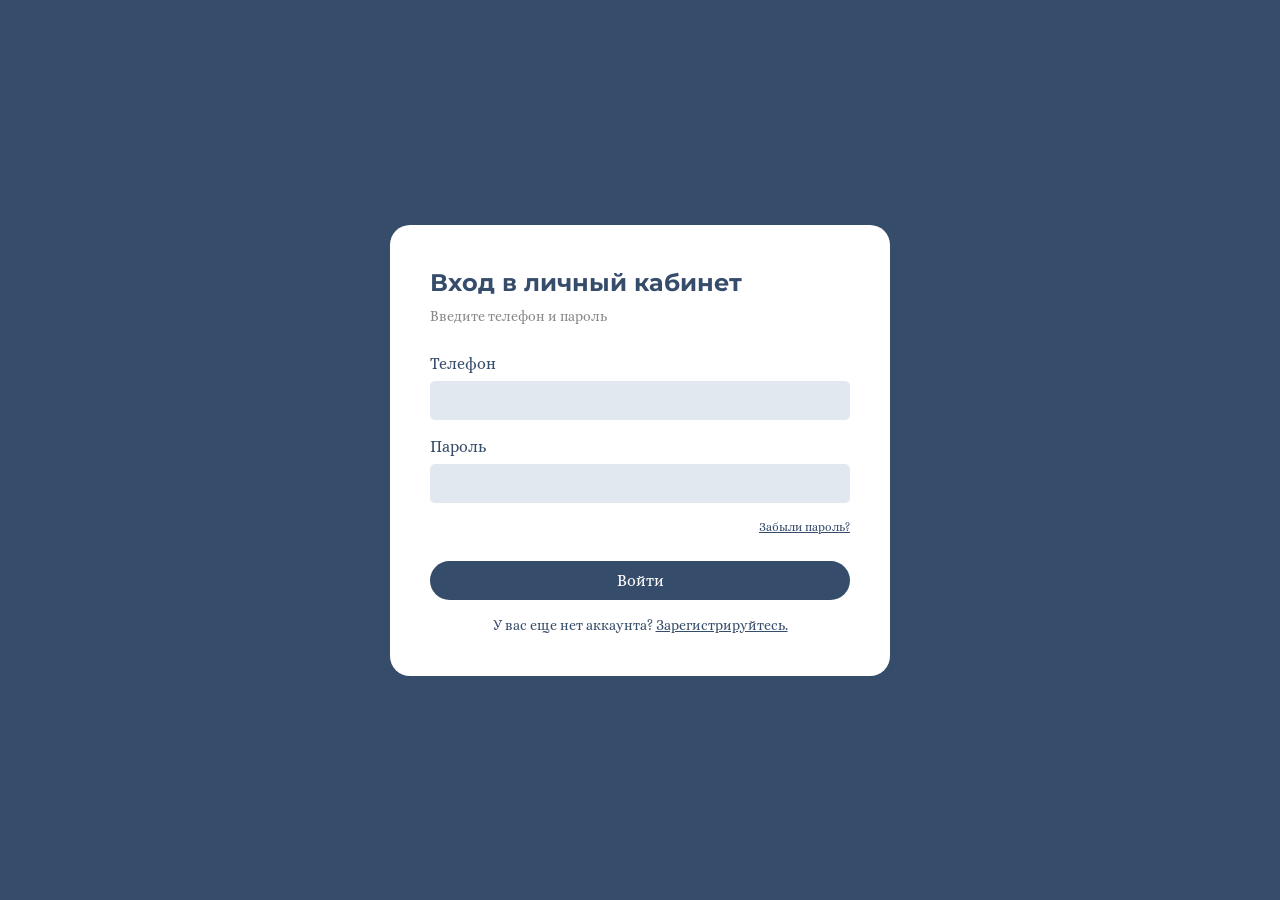
<file: Вход в личный кабинет.html>
<!DOCTYPE html>
<html lang="ru">
<head>
    <meta charset="UTF-8">
    <meta name="viewport" content="width=device-width, initial-scale=1.0">
    <title>Вход в личный кабинет</title>
    <link rel="stylesheet" href="style1.css">
</head>
<body class="auth-page">

    <div class="auth-card">
        <h2>Вход в личный кабинет</h2>
        <span class="subtitle">Введите телефон и пароль</span>
        
        <form>
            <div class="form-group">
                <label>Телефон</label>
                <input type="tel" class="input-field">
            </div>
            
            <div class="form-group">
                <label>Пароль</label>
                <input type="password" class="input-field">
            </div>
            
            <div style="text-align: right; margin-bottom: 15px; font-size: 12px;">
                <a href="#" style="text-decoration: underline;">Забыли пароль?</a>
            </div>
            
            <button type="button" class="btn auth-btn"><a href="Личный кабинет.html">Войти</a></button>
        </form>
        
        <div class="auth-links">
            У вас еще нет аккаунта? <a href="Регистрация.html" style="text-decoration: underline;">Зарегистрируйтесь.</a>
        </div>
    </div>

</body>
</html>
</file>
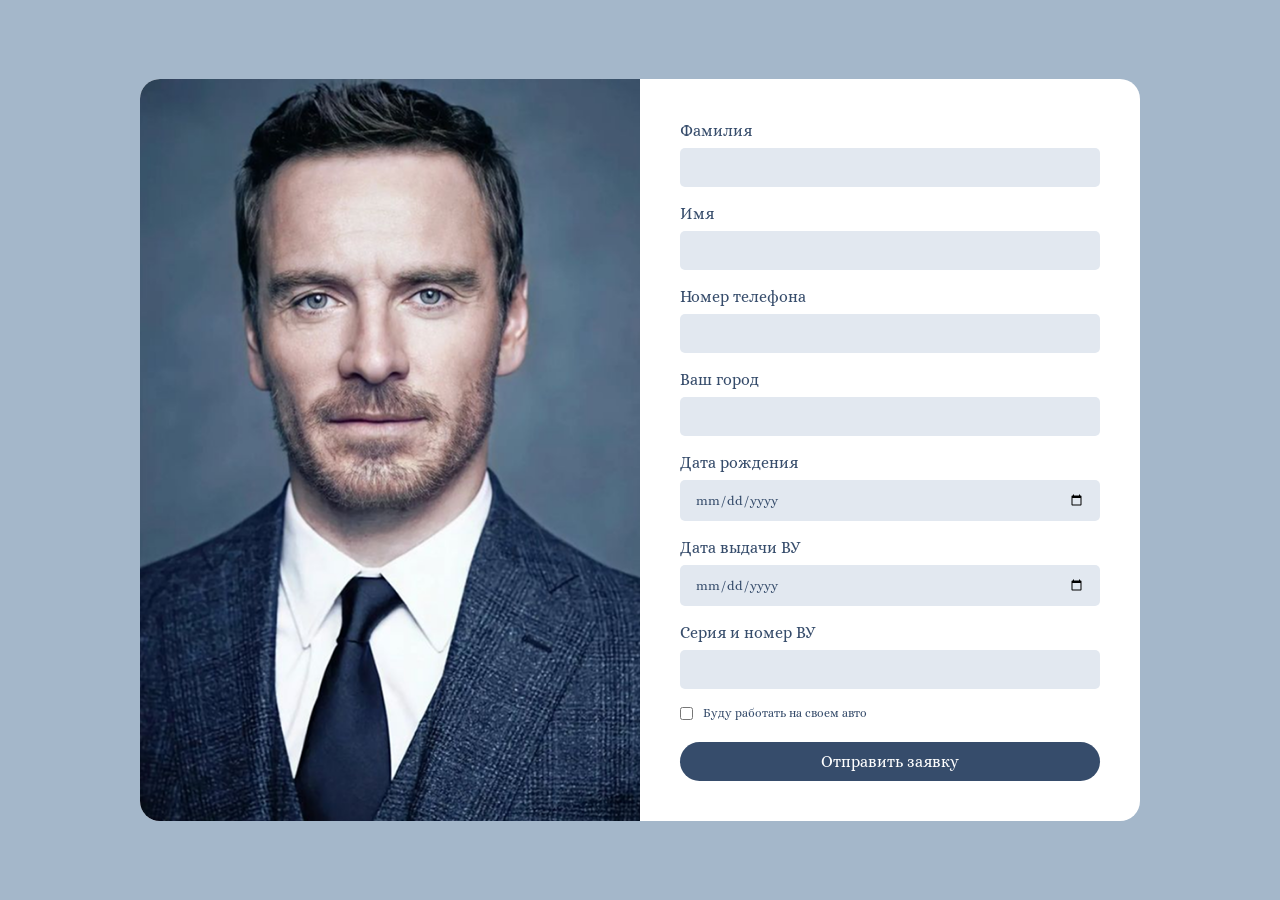
<file: Заявка водителя.html>
<!DOCTYPE html>
<html lang="ru">
<head>
    <meta charset="UTF-8">
    <meta name="viewport" content="width=device-width, initial-scale=1.0">
    <title>Заявка водителя - С ветерком</title>
    <link rel="stylesheet" href="style1.css">
</head>
<body class="driver-form-page">

    <div class="driver-form-container">
        <!-- Левая часть с фото -->
        <img src="аватарка.png" alt="Водитель" class="driver-img">
        
        <!-- Правая часть с формой -->
        <div class="driver-form-content">
            <form>
                <div class="form-group">
                    <label>Фамилия</label>
                    <input type="text" class="input-field">
                </div>
                <div class="form-group">
                    <label>Имя</label>
                    <input type="text" class="input-field">
                </div>
                <div class="form-group">
                    <label>Номер телефона</label>
                    <input type="tel" class="input-field">
                </div>
                <div class="form-group">
                    <label>Ваш город</label>
                    <input type="text" class="input-field">
                </div>
                <div class="form-group">
                    <label>Дата рождения</label>
                    <input type="date" class="input-field">
                </div>
                <div class="form-group">
                    <label>Дата выдачи ВУ</label>
                    <input type="date" class="input-field">
                </div>
                <div class="form-group">
                    <label>Серия и номер ВУ</label>
                    <input type="text" class="input-field">
                </div>
                
                <label class="checkbox-group">
                    <input type="checkbox">
                    Буду работать на своем авто
                </label>
                
                <button type="button" class="btn" style="width: 100%;"> <a href="index.html">Отправить заявку</a></button>
            </form>
        </div>
    </div>

</body>
</html>
</file>
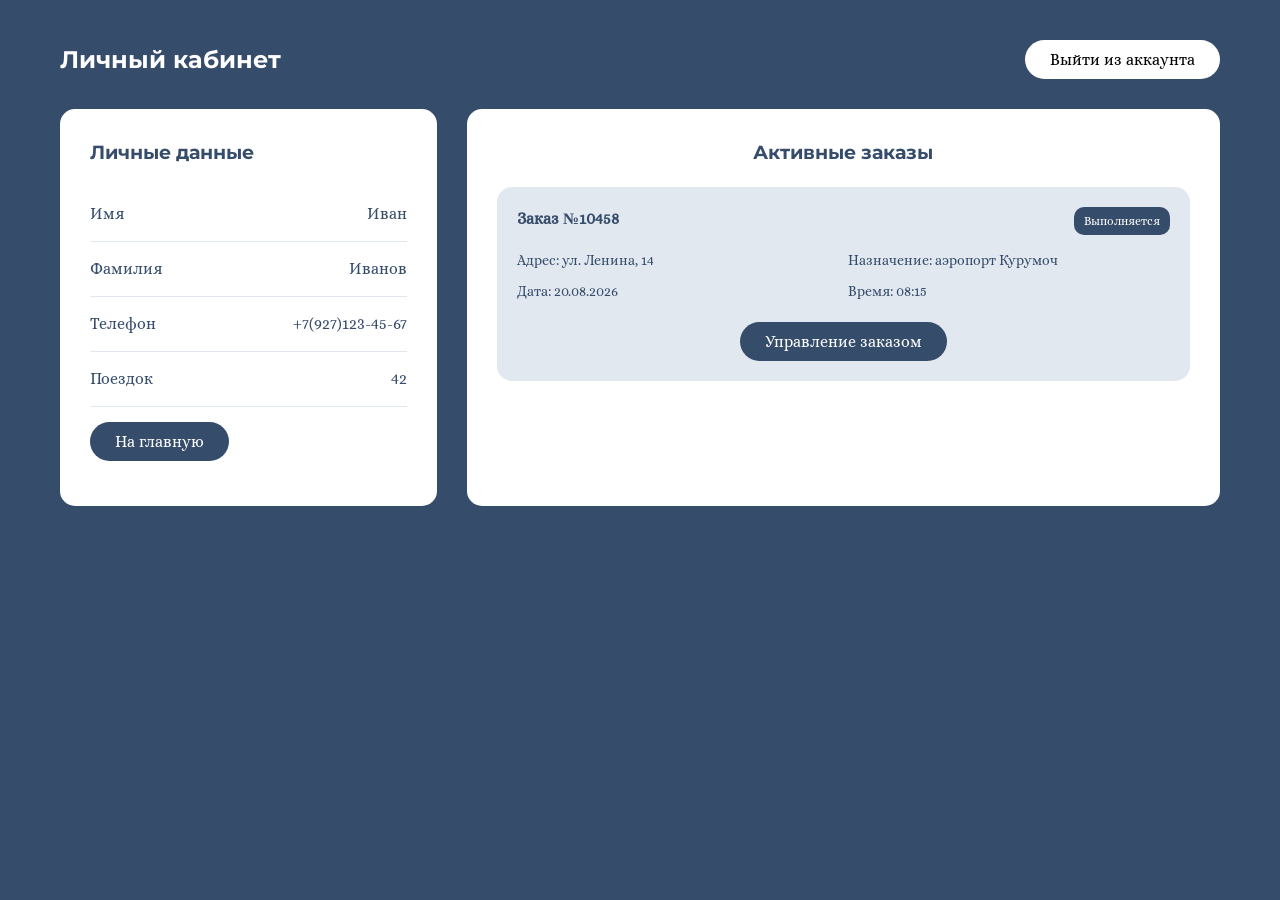
<file: Личный кабинет.html>
<!DOCTYPE html>
<html lang="ru">
<head>
    <meta charset="UTF-8">
    <meta name="viewport" content="width=device-width, initial-scale=1.0">
    <title>Личный кабинет - С ветерком</title>
    <link rel="stylesheet" href="style1.css">
</head>
<body class="dashboard-page">

    <div class="container">
        <div class="dashboard-header">
            <h2>Личный кабинет</h2>
            <button class="btn" style="background: #ffffff; color:#000000;"><a href="Вход в личный кабинет.html">Выйти из аккаунта</a> </button>
        </div>

        <div class="dashboard-grid">
            <!-- Левая колонка -->
            <div class="card profile-info">
                <h3 style="margin-bottom: 20px;">Личные данные</h3>
                <div class="info-row">
                    <span>Имя</span>
                    <span>Иван</span>
                </div>
                <div class="info-row">
                    <span>Фамилия</span>
                    <span>Иванов</span>
                </div>
                <div class="info-row">
                    <span>Телефон</span>
                    <span>+7(927)123-45-67</span>
                </div>
                <div class="info-row">
                    <span>Поездок</span>
                    <span>42</span>
                </div>
                <div class="info-row">
                    <span><button class="btn" ><a href="index.html"> На главную</a> </button></span>
                </div>
            </div>

            <!-- Правая колонка -->
            <div class="card">
                <h3 style="text-align: center; margin-bottom: 20px;">Активные заказы</h3>
                
                <div class="active-order">
                    <div class="order-header">
                        <strong>Заказ №10458</strong>
                        <span class="order-status">Выполняется</span>
                    </div>
                    <div class="order-details">
                        <div>Адрес: ул. Ленина, 14</div>
                        <div>Назначение: аэропорт Курумоч</div>
                        <div>Дата: 20.08.2026</div>
                        <div>Время: 08:15</div>
                    </div>
                    <div style="text-align: center;">
                        <button class="btn" style="background: #364C6B;">Управление заказом</button>
                    </div>
                </div>
            </div>
        </div>
    </div>

</body>
</html>
</file>
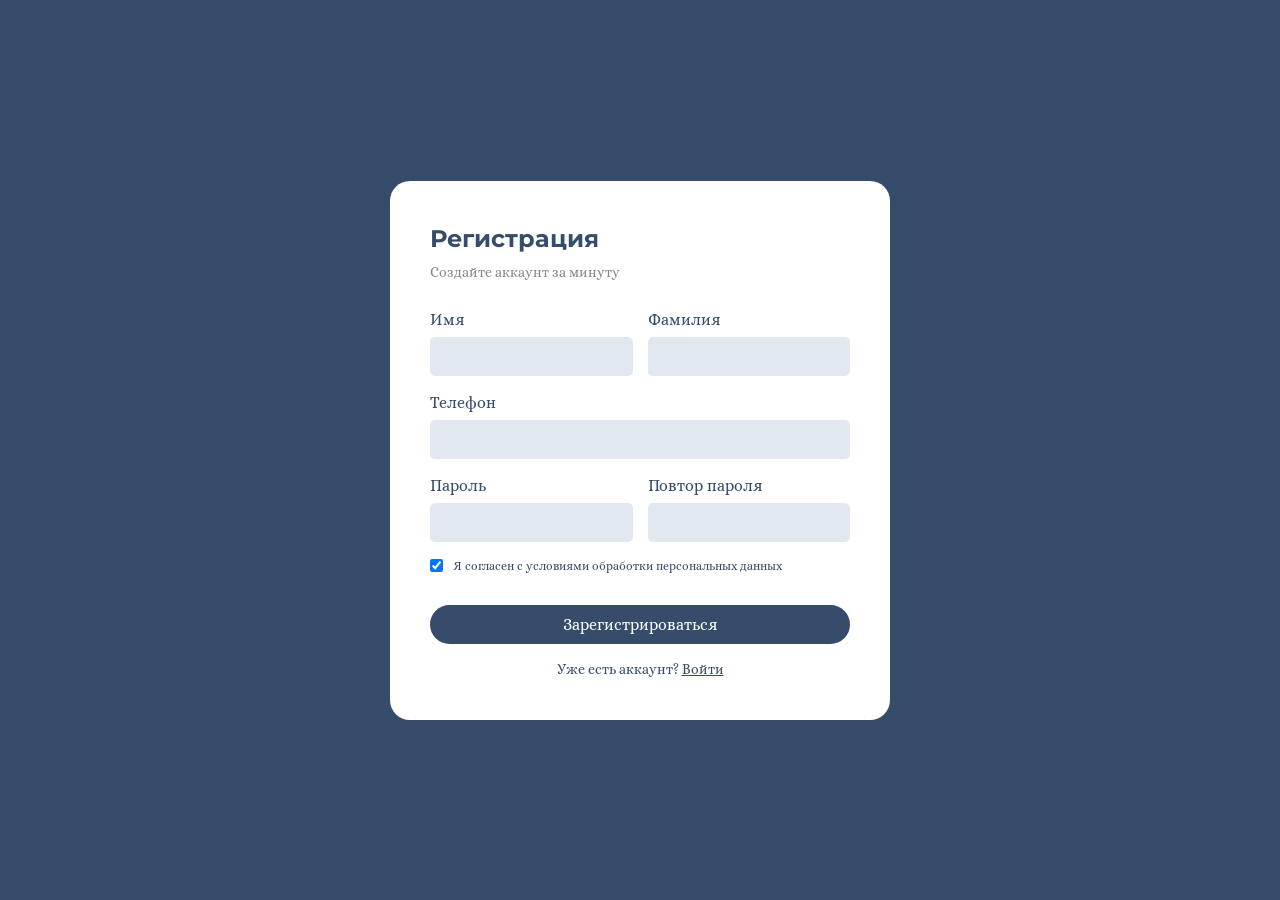
<file: Регистрация.html>
<!DOCTYPE html>
<html lang="ru">
<head>
    <meta charset="UTF-8">
    <meta name="viewport" content="width=device-width, initial-scale=1.0">
    <title>Регистрация - С ветерком</title>
    <link rel="stylesheet" href="style1.css">
</head>
<body class="auth-page">

    <div class="auth-card">
        <h2>Регистрация</h2>
        <span class="subtitle">Создайте аккаунт за минуту</span>
        
        <form>
            <div class="form-row">
                <div class="form-group">
                    <label>Имя</label>
                    <input type="text" class="input-field">
                </div>
                <div class="form-group">
                    <label>Фамилия</label>
                    <input type="text" class="input-field">
                </div>
            </div>
            
            <div class="form-group">
                <label>Телефон</label>
                <input type="tel" class="input-field">
            </div>
            
            <div class="form-row">
                <div class="form-group">
                    <label>Пароль</label>
                    <input type="password" class="input-field">
                </div>
                <div class="form-group">
                    <label>Повтор пароля</label>
                    <input type="password" class="input-field">
                </div>
            </div>
            
            <label class="checkbox-group">
                <input type="checkbox" checked>
                Я согласен с условиями обработки персональных данных
            </label>
            
            <button type="button" class="btn auth-btn"><a href="index.html">Зарегистрироваться</a></button>
        </form>
        
        <div class="auth-links">
            Уже есть аккаунт? <a href="Вход в личный кабинет.html" style="text-decoration: underline;">Войти</a>
        </div>
    </div>

</body>
</html>
</file>
<file: style(1).css>
/* ==========================================================
   ШРИФТЫ
   Основные шрифты подключаются из Google Fonts (ссылка в HTML).
   Эти три правила — запасной вариант: если интернета нет,
   возьмутся такие же шрифты, установленные в системе.
   ========================================================== */

@font-face {
  font-family: "Alice Local";
  src: local("Alice Regular"), local("Alice");
}

@font-face {
  font-family: "Montserrat Local";
  src: local("Montserrat Regular"), local("Montserrat");
}

@font-face {
  font-family: "Montserrat Local";
  font-weight: 700;
  src: local("Montserrat Bold"), local("Montserrat-Bold");
}

/* ==========================================================
   1. ОБЩИЕ НАСТРОЙКИ
   ========================================================== */

* {
  margin: 0;
  padding: 0;
  box-sizing: border-box;
}

body {
  font-family: "Alice", "Alice Local", Georgia, serif;
  background: #fff;
  color: #000;
}

/* Блок по центру страницы. Максимум 1440px — как в макете,
   на маленьком экране он просто становится уже. */
.wrap {
  width: 100%;
  max-width: 1440px;
  margin: 0 auto;
  padding: 0 100px;
}

/* Общий вид кнопок. padding-bottom сдвигает текст
   на пару пикселей вверх — так он стоит по центру, как в макете */
.btn {
  display: flex;
  align-items: center;
  justify-content: center;
  padding-bottom: 3px;
  background: #364c6b;
  color: #fff;
  font-family: inherit;
  font-size: 30px;
  text-decoration: none;
  border: 0;
  cursor: pointer;
}

.btn-small {
  width: 300px;
  height: 50px;
  border-radius: 25px;
}

/* Иконки из макета лежат в отдельном невидимом svg */
.sprite {
  position: absolute;
  width: 0;
  height: 0;
  overflow: hidden;
}

/* ==========================================================
   2. ШАПКА
   ========================================================== */

.header {
  background: #b3cae0;
}

.header-inner {
  display: flex;
  align-items: center;
  height: 100px;
  padding: 0 50px 0 6px;
}

.logo {
  position: relative;
  top: 2px;
  display: flex;
  align-items: center;
  gap: 4px;
  color: #000;
  text-decoration: none;
}

.logo-text {
  margin-left: 4px;
  font-family: "Montserrat", "Montserrat Local", Arial, sans-serif;
  font-size: 32px;
}

.menu {
  display: flex;
  gap: 12px;
  margin-left: 59px;
}

.menu a {
  color: #000;
  font-size: 20px;
  text-decoration: none;
}

.header-btn {
  width: 250px;
  height: 65px;
  margin-left: auto;
  border-radius: 33px;
}

/* ==========================================================
   3. ПЕРВЫЙ ЭКРАН
   ========================================================== */

.hero {
  background: #364c6b;
  color: #fff;
}

.hero-inner {
  padding-top: 111px;
  padding-bottom: 104px;
}

.hero-title {
  margin-left: 9px;
  font-size: 64px;
  font-weight: 400;
}

.hero-text {
  margin: 20px 0 0 9px;
  font-size: 24px;
}

/* Белая карточка с формой заказа */
.order {
  display: flex;
  flex-wrap: wrap;
  align-items: flex-end;
  gap: 50px;
  width: 850px;
  max-width: 100%;
  margin-top: 21px;
  padding: 28px 40px 27px;
  background: #fff;
  border-radius: 30px;
}

.field {
  display: flex;
  flex-direction: column;
}

.field label {
  margin-bottom: 21px;
  color: #959393;
  font-size: 25px;
}

.field input {
  width: 250px;
  height: 65px;
  padding: 0 20px;
  background: #e2e8f0;
  border: 0;
  border-radius: 20px;
  font-family: inherit;
  font-size: 24px;
}

.order .btn {
  width: 170px;
  height: 65px;
  border-radius: 33px;
}

/* ==========================================================
   4. ПРЕИМУЩЕСТВА
   ========================================================== */

.features {
  padding: 65px 0 80px;
  background: #b3cae0;
}

.features-title {
  margin-bottom: 69px;
  font-size: 32px;
  font-weight: 400;
  text-align: center;
}

/* Карточки идут в ряд и переносятся на новую строку,
   когда места не хватает */
.cards {
  display: flex;
  flex-wrap: wrap;
  justify-content: center;
  gap: 47px;
}

.card {
  width: 250px;
  min-height: 250px;
  padding: 16px 10px 24px 22px;
  background: #fff;
  border-radius: 30px;
}

.card-icon {
  display: flex;
  align-items: center;
  justify-content: center;
  width: 72px;
  height: 72px;
  margin-left: -5px;
}

.card-title {
  margin-top: 12px;
  font-size: 28px;
  font-weight: 400;
}

.card-text {
  margin-top: 7px;
  color: #696969;
  font-size: 24px;
}

/* ==========================================================
   5. ЗАКАЗ ПО ТЕЛЕФОНУ
   ========================================================== */

.cta {
  background: linear-gradient(289deg, #96afd2 0%, #4f5c6f 43.6%, #222d3c 71.8%, #08090b 100%);
  color: #fff;
}

.cta-inner {
  padding-top: 119px;
  padding-bottom: 131px;
  padding-left: 114px;
}

.cta-title {
  font-size: 51px;
  font-weight: 400;
}

.cta-phone {
  display: block;
  margin-top: 27px;
  color: #fff;
  font-size: 51px;
  text-decoration: none;
}

.cta-text {
  margin-top: 39px;
  font-size: 30px;
}

/* ==========================================================
   6. ЗОНЫ ОБСЛУЖИВАНИЯ
   ========================================================== */

.zones {
  padding: 69px 0 162px;
  background: #b3cae0;
}

/* Две колонки: карта слева, шаги справа */
.zones-inner {
  display: flex;
  flex-wrap: wrap;
  justify-content: center;
  gap: 142px;
}

.zone-col {
  width: 500px;
}

.zones-title {
  margin-bottom: 53px;
  font-size: 32px;
  font-weight: 400;
}

.map {
  display: flex;
  align-items: center;
  justify-content: center;
  width: 500px;
  max-width: 100%;
  height: 300px;
  background: #4d5a6c;
  border-radius: 30px;
  color: #fff;
}

.pills {
  display: flex;
  gap: 7px;
  margin-top: 30px;
  list-style: none;
}

.pills li {
  display: flex;
  align-items: center;
  height: 50px;
  padding: 0 14px;
  background: #fff;
  border-radius: 25px;
  font-size: 24px;
}

.steps {
  display: flex;
  flex-direction: column;
  gap: 8px;
  list-style: none;
}

.step {
  display: flex;
  align-items: center;
  gap: 20px;
  width: 500px;
  max-width: 100%;
  height: 100px;
  padding-left: 30px;
  background: #fff;
  border-radius: 30px;
}

.step-num {
  display: flex;
  align-items: center;
  justify-content: center;
  width: 50px;
  height: 50px;
  background: #b3cae0;
  border-radius: 50%;
  color: #fff;
}

.step-text {
  font-size: 28px;
}

/* ==========================================================
   7. ОТЗЫВЫ, ВОДИТЕЛИ, ОБРАТНАЯ СВЯЗЬ
   ========================================================== */

.trust {
  padding: 68px 0 56px;
  background: #364c6b;
  color: #fff;
}

.trust-title {
  margin-bottom: 53px;
  padding-left: 35px;
  font-family: "Montserrat", "Montserrat Local", Arial, sans-serif;
  font-size: 32px;
  font-weight: 700;
  text-align: center;
}

.reviews {
  display: flex;
  flex-wrap: wrap;
  justify-content: center;
  gap: 46px;
}

.review {
  width: 350px;
  max-width: 100%;
  min-height: 250px;
  padding: 32px 31px;
  background: #fff;
  border-radius: 30px;
  color: #000;
}

.review-top {
  display: flex;
  gap: 17px;
}

.avatar {
  display: flex;
  align-items: center;
  justify-content: center;
  width: 70px;
  height: 70px;
  flex-shrink: 0;
  background: #b3cae0;
  border-radius: 50%;
}

.review-name {
  font-size: 24px;
}

/* Пять звёздочек в ряд */
.stars {
  display: flex;
  gap: 3.2px;
  margin-top: 5px;
}

.review-text {
  margin-top: 22px;
  color: #ababab;
  font-size: 24px;
}

/* Нижний ряд: карточка водителя и форма */
.info-row {
  display: flex;
  flex-wrap: wrap;
  align-items: flex-start;
  justify-content: center;
  gap: 42px;
  margin-top: 86px;
}

.driver {
  width: 550px;
  max-width: 100%;
  min-height: 400px;
  padding: 39px 40px 38px;
  background: #232d3c;
  border-radius: 30px;
}

.driver-title {
  font-size: 30px;
  font-weight: 400;
}

.driver-text {
  margin-top: 39px;
  font-size: 24px;
}

.driver .btn {
  margin-top: 171px;
}

.form-card {
  width: 550px;
  max-width: 100%;
  min-height: 650px;
  padding: 39px 43px 23px;
  background: #fff;
  border-radius: 30px;
  color: #000;
}

.form-title {
  margin-bottom: 39px;
  font-size: 30px;
  font-weight: 400;
}

.form-field {
  margin-bottom: 19px;
}

.form-field label {
  display: block;
  margin-bottom: 20px;
  font-size: 24px;
}

.form-field input,
.form-field textarea {
  width: 100%;
  padding: 0 20px;
  background: #e2e8f0;
  border: 0;
  border-radius: 10px;
  font-family: inherit;
  font-size: 24px;
}

.form-field input {
  height: 50px;
}

.form-field textarea {
  height: 150px;
  padding-top: 12px;
  resize: none;
}

.form-card .btn {
  margin: 26px auto 0;
}

/* ==========================================================
   8. ПОДВАЛ
   ========================================================== */

.footer {
  background: #232d3c;
  color: #fff;
}

.footer-inner {
  display: flex;
  flex-wrap: wrap;
  padding: 56px 50px 90px 130px;
}

.footer-col-1 {
  width: 385px;
}

.footer-col-2 {
  width: 271px;
}

.footer-col-3 {
  width: 286px;
}

.footer-title {
  margin-bottom: 49px;
  font-size: 32px;
  font-weight: 400;
}

.footer-text {
  color: #d9d9d9;
  font-size: 28px;
}

.footer-col-1 .footer-text {
  margin-top: 44px;
}

.socials {
  display: flex;
  gap: 13px;
  margin-top: 53px;
}

.social {
  display: flex;
  align-items: center;
  justify-content: center;
  width: 65px;
  height: 65px;
  background: #a4b7ca;
  border-radius: 50%;
  color: #fff;
}

/* иконки внутри кружков чуть поднимаем — так в макете */
.social svg {
  position: relative;
  top: -2px;
}

/* ==========================================================
   9. ПЛАНШЕТ И ТЕЛЕФОН
   Ниже 1200px колонки начинают переноситься сами,
   а эти правила только уменьшают отступы и шрифты.
   ========================================================== */

@media (max-width: 1340px) {
  .wrap {
    padding-left: 50px;
    padding-right: 50px;
  }

  .cards,
  .reviews {
    gap: 24px;
  }

  .info-row {
    gap: 16px;
  }

  .zones-inner {
    gap: 24px;
  }
}

@media (max-width: 1200px) {
  .wrap {
    padding-left: 40px;
    padding-right: 40px;
  }

  .header-inner {
    padding: 0 40px;
  }

  /* Меню в шапке на узком экране прячем */
  .menu {
    display: none;
  }

  .hero-title {
    font-size: 52px;
  }

  .cta-inner {
    padding-left: 40px;
  }

  .cta-title,
  .cta-phone {
    font-size: 40px;
  }

  .footer-inner {
    padding-left: 40px;
    padding-right: 40px;
  }

  .footer-col-1,
  .footer-col-2,
  .footer-col-3 {
    width: auto;
  }
}

@media (max-width: 800px) {
  .wrap {
    padding-left: 20px;
    padding-right: 20px;
  }

  .header-inner {
    height: 80px;
    padding: 0 20px;
  }

  .header-btn {
    width: 180px;
    height: 50px;
    border-radius: 25px;
    font-size: 20px;
  }

  .hero-inner {
    padding-top: 50px;
    padding-bottom: 50px;
  }

  .hero-title {
    margin-left: 0;
    font-size: 36px;
  }

  .hero-text {
    margin-left: 0;
    font-size: 18px;
  }

  .order {
    gap: 16px;
    margin-top: 24px;
    padding: 20px;
  }

  .field {
    width: 100%;
  }

  .field label {
    margin-bottom: 8px;
  }

  .field input {
    width: 100%;
    height: 56px;
  }

  .order .btn {
    width: 100%;
    height: 56px;
  }

  .features {
    padding: 40px 0;
  }

  .features-title {
    margin-bottom: 24px;
    font-size: 26px;
  }

  .cards {
    gap: 20px;
  }

  .card {
    width: 100%;
    max-width: 360px;
    min-height: 0;
  }

  .cta-inner {
    padding-top: 50px;
    padding-bottom: 50px;
    padding-left: 20px;
    padding-right: 20px;
  }

  .cta-title,
  .cta-phone {
    font-size: 28px;
  }

  .cta-text {
    font-size: 18px;
  }

  .zones {
    padding: 40px 0;
  }

  .zones-inner {
    gap: 40px;
  }

  .zone-col {
  width: 500px;
}

.zones-title {
    margin-bottom: 20px;
    font-size: 26px;
  }

  .map {
    height: 200px;
  }

  .pills {
    flex-wrap: wrap;
  }

  .step {
    padding-left: 16px;
  }

  .trust {
    padding: 40px 0;
  }

  .trust-title {
    margin-bottom: 24px;
    padding-left: 0;
    font-size: 26px;
  }

  .review {
    min-height: 0;
    padding: 24px;
  }

  .info-row {
    gap: 20px;
    margin-top: 40px;
  }

  .driver,
  .form-card {
    min-height: 0;
    padding: 24px;
  }

  .driver .btn {
    margin-top: 24px;
  }

  .footer-inner {
    flex-direction: column;
    padding: 40px 20px;
  }
}

/* ==========================================================
   10. СТРАНИЦА «ВОДИТЕЛЯМ»
   Отдельная страница по макету «Водителям».
   Все классы начинаются с drv-, чтобы не мешать главной.
   ========================================================== */

.drv-page {
  background: #364c6b;
  color: #fff;
}

/* ------------------------- Шапка ------------------------- */

.drv-header {
  background: #364c6b;
}

.drv-header-inner {
  display: flex;
  align-items: center;
  justify-content: center;
  height: 71px;
  max-width: 1440px;
  margin: 0 auto;
  padding-left: 38px;
  font-family: "Montserrat", "Montserrat Local", Arial, sans-serif;
  font-size: 32px;
}

/* В макете надпись стоит чуть ниже центра шапки:
   верхний отступ опускает её на 3px. */
.drv-header-name {
  padding-top: 6px;
}

/* --------------------- Первый экран --------------------- */

.drv-hero-inner {
  display: flex;
  max-width: 1440px;
  margin: 0 auto;
}

.drv-hero-left {
  flex-shrink: 0;
  width: 736px;
  height: 433px;
  padding: 40px 0 0 76px;
  background: #232d3c;
}

.drv-input {
  display: block;
  width: 334px;
  height: 59px;
  padding: 0 20px;
  background: #e2e8f0;
  border: 0;
  border-radius: 15px;
  font-family: inherit;
  font-size: 24px;
  color: #232d3c;
}

.drv-title {
  margin: 0;
  font-size: 49px;
  font-weight: 400;
  line-height: 56px;
}

/* Текст в кнопке по макету стоит слева, а не по центру.
   letter-spacing и полпикселя отступа подобраны по макету. */
.drv-btn {
  justify-content: flex-start;
  width: 354px;
  height: 69px;
  margin-top: 32px;
  padding: 1px 0 0 49.5px;
  background: #1d4ed8;
  border-radius: 25px;
  letter-spacing: 0.2px;
  font-size: 30px;
}

.drv-photo {
  flex-shrink: 1;
  min-width: 0;
  width: 774px;
  height: 435px;
  margin-top: -2px;
  margin-left: -70px;
  object-fit: cover;
}

/* --------------------- Преимущества --------------------- */

.drv-advantages {
  padding-bottom: 59px;
}

.drv-adv-title {
  margin: 0;
  padding-top: 1px;
  padding-left: 63px;
  font-family: "Montserrat", "Montserrat Local", Arial, sans-serif;
  font-size: 49px;
  font-weight: 400;
  line-height: 60px;
  text-align: center;
}

/* Две строки заголовка в макете сдвинуты друг относительно друга
   на пару пикселей — выравниваем отступами. */
.drv-adv-line {
  display: block;
}

.drv-adv-line-1 {
  padding-right: 6px;
}

.drv-adv-line-2 {
  padding-left: 3px;
}

.drv-cards {
  display: flex;
  justify-content: center;
  gap: 53px;
  margin-top: 30px;
}

.drv-card {
  flex-shrink: 0;
  width: 402px;
  height: 310px;
  background: #232d3c;
  border-radius: 20px;
  overflow: hidden;
}

/* -------- Карточка 1: расписание и календарь -------- */

.drv-card-1 {
  display: flex;
  align-items: flex-start;
  padding: 16px 0 0 16px;
}

.drv-card-1-text {
  flex-shrink: 0;
  width: 195px;
  margin: 0;
  font-size: 25px;
  line-height: 29px;
}

.drv-calendar {
  flex-shrink: 0;
  margin-top: 23px;
  margin-left: 4px;
}

.drv-cells {
  display: flex;
  flex-wrap: wrap;
  gap: 7px 4px;
  width: 212px;
}

.drv-cell {
  display: flex;
  align-items: center;
  justify-content: center;
  width: 50px;
  height: 50px;
  background: #132142;
  border-radius: 10px;
  font-family: "Montserrat", "Montserrat Local", Arial, sans-serif;
  font-size: 25px;
  line-height: 1;
}

.drv-cell-blue {
  background: #203c84;
}

.drv-cell-empty {
  background: none;
}

/* -------- Карточка 2: доход -------- */

.drv-card-2 {
  display: flex;
  flex-direction: column;
  padding-bottom: 26px;
}

.drv-deco2 {
  display: flex;
  align-items: flex-start;
  gap: 23px;
  padding: 31px 0 0 53px;
}

.drv-ruble {
  display: block;
  flex-shrink: 0;
  margin-top: 28px;
}

.drv-bolt {
  display: block;
  flex-shrink: 0;
}

/* margin-top: auto прижимает подпись к низу карточки */
.drv-card-2-text {
  margin: auto 0 0;
  padding-right: 1px;
  font-size: 25px;
  line-height: 29px;
  text-align: center;
}

/* -------- Карточка 3: бонусы и галочки -------- */

.drv-card-3 {
  display: flex;
  align-items: flex-start;
}

.drv-card-3-text {
  flex-shrink: 0;
  width: 268px;
  margin: 0 0 0 32px;
  padding-top: 82px;
  font-size: 25px;
  line-height: 29px;
  white-space: nowrap;
}

/* Галочки стоят «лесенкой»: средняя сдвинута влево.
   Соседние кружки в макете почти касаются — отсюда -0.84px. */
.drv-checks {
  flex-shrink: 0;
  width: 75px;
  padding-top: 46px;
}

.drv-check {
  display: block;
  overflow: visible;
}

.drv-check-1,
.drv-check-3 {
  margin-left: 33px;
}

.drv-check-2,
.drv-check-3 {
  margin-top: -0.84px;
}

/* --------------------- Адаптивность --------------------- */

@media (max-width: 1340px) {
  .drv-hero-left {
    padding-left: 40px;
  }

  .drv-adv-title {
    padding-left: 0;
  }

  .drv-cards {
    flex-wrap: wrap;
    gap: 24px;
    padding: 0 20px;
  }
}

@media (max-width: 1100px) {
  .drv-hero-inner {
    flex-direction: column;
  }

  .drv-photo {
    order: -1;
    width: 100%;
    height: 340px;
    margin: 0;
  }

  .drv-hero-left {
    width: 100%;
    height: auto;
    padding: 32px 40px 40px;
  }

  .drv-advantages {
    padding: 24px 20px 40px;
  }

  .drv-adv-title {
    font-size: 38px;
    line-height: 48px;
  }

  .drv-cards {
    margin-top: 24px;
  }

  .drv-card {
    height: auto;
    min-height: 310px;
  }
}

@media (max-width: 800px) {
  .drv-header-inner {
    height: 60px;
    padding-left: 0;
    font-size: 26px;
  }

  .drv-header-name {
    top: 2px;
  }

  .drv-hero-left {
    padding: 24px 20px 32px;
  }

  .drv-input {
    width: 100%;
    height: 52px;
    font-size: 18px;
  }

  .drv-title {
    font-size: 34px;
    line-height: 40px;
  }

  .drv-btn {
    width: 100%;
    height: 58px;
    margin-top: 24px;
    font-size: 24px;
  }

  .drv-photo {
    height: 240px;
  }

  .drv-advantages {
    padding: 24px 16px 32px;
  }

  .drv-adv-title {
    font-size: 28px;
    line-height: 36px;
  }

  .drv-cards {
    gap: 16px;
    padding: 0;
  }

  .drv-card {
    width: 100%;
    max-width: 402px;
  }

  .drv-card-1 {
    padding-bottom: 16px;
  }
}

@media (max-width: 480px) {
  .drv-card-3 {
    flex-wrap: wrap;
    align-content: flex-start;
    padding-bottom: 16px;
  }

  .drv-card-3-text {
    width: auto;
    margin-left: 17px;
    padding-top: 24px;
  }

  .drv-checks {
    display: flex;
    width: auto;
    padding: 16px 0 0 17px;
  }

  .drv-checks .drv-check {
    margin: 0 8px 0 0;
  }
}
</file>
<file: style1.css>
/* Подключение шрифтов */
@import url('https://fonts.googleapis.com/css2?family=Alice&family=Montserrat:wght@400;700&display=swap');

* {
    margin: 0;
    padding: 0;
    box-sizing: border-box;
}

body {
    font-family: 'Alice', serif; /* Шрифт для текста */
    background-color: #364C6B; /* Темно-синий фон */
    color: #364C6B;
    line-height: 1.5;
}

h1, h2, h3, h4, .heading {
    font-family: 'Montserrat', sans-serif; /* Шрифт для заголовков */
    font-weight: 700;
}

a {
    text-decoration: none;
    color: inherit;
}

/* Общие компоненты */
.container {
    max-width: 1200px;
    margin: 0 auto;
    padding: 0 20px;
}

.btn {
    background-color: #364C6B;
    color: #ffffff;
    padding: 10px 25px;
    border: none;
    border-radius: 20px;
    font-family: 'Alice', serif;
    font-size: 16px;
    cursor: pointer;
    transition: 0.3s;
}

.btn:hover {
    opacity: 0.8;
}

.btn-accent {
    background-color: #1D4ED8;
}

.input-field {
    width: 100%;
    padding: 12px 15px;
    background-color: #E2E8F0;
    border: none;
    border-radius: 5px;
    font-family: 'Alice', serif;
    color: #364C6B;
    margin-top: 5px;
    outline: none;
}

.input-field::placeholder {
    color: #8892b0;
}

.form-group {
    margin-bottom: 15px;
}

.card {
    background-color: #FFFFFF;
    border-radius: 15px;
    padding: 30px;
}

/* --- Стили для Главной страницы --- */
.header {
    background-color: #A4B7CA;
    padding: 15px 0;
}
.header-inner {
    display: flex;
    justify-content: space-between;
    align-items: center;
}
.nav-links {
    display: flex;
    gap: 20px;
    font-size: 14px;
    font-family: 'Montserrat', sans-serif;
}
.phone {
    font-family: 'Montserrat', sans-serif;
    font-weight: 700;
    font-size: 14px;
}

.hero {
    background-color: #364C6B;
    color: #FFFFFF;
    padding: 60px 0;
}
.hero h1 {
    font-size: 36px;
    margin-bottom: 10px;
}
.hero p {
    font-size: 14px;
    margin-bottom: 30px;
}
.hero-form {
    background-color: #FFFFFF;
    padding: 20px;
    border-radius: 15px;
    display: flex;
    gap: 15px;
    align-items: flex-end;
    color: #364C6B;
}
.hero-form .form-group {
    flex: 1;
    margin-bottom: 0;
}

#features {
    background-color: #A4B7CA;
    padding: 40px 0;
    text-align: center;
}
.features-grid {
    display: grid;
    grid-template-columns: repeat(4, 1fr);
    gap: 20px;
    margin-top: 30px;
}
.feature-card {
    background-color: #FFFFFF;
    padding: 20px;
    border-radius: 15px;
    text-align: left;
}

.contact-banner {
    background: linear-gradient(to right, #08090B, #96AFD2);
    color: #FFFFFF;
    padding: 40px 0;
}
.contact-banner h2 { font-size: 28px; }
.contact-banner .phone-number { font-size: 32px; font-family: 'Montserrat', sans-serif; margin: 10px 0; }

.zones-order {
    background-color: #A4B7CA;
    padding: 40px 0;
    display: grid;
    grid-template-columns: 1fr 1fr;
    gap: 40px;   
}
.map-placeholder {
    margin: 40px;
    background-color: #364C6B;
    height: 200px;
    border-radius: 15px;
    display: flex;
    align-items: center;
    justify-content: center;
    color: #FFFFFF;
    font-size: 40px;
}
.steps .step {
    background-color: #FFFFFF;
    padding: 15px;
    border-radius: 10px;
    margin-bottom: 10px;
    display: flex;
    align-items: center;
    gap: 15px;
}

.reviews {
    background-color: #364C6B;
    padding: 40px 0;
    color: #FFFFFF;
    text-align: center;
}
.reviews-grid {
    display: grid;
    grid-template-columns: repeat(3, 1fr);
    gap: 20px;
    margin-top: 30px;
}

.bottom-section {
    background-color: #364C6B;
    padding: 40px 0;
    display: grid;
    grid-template-columns: 1fr 1fr;
    gap: 40px;
}
.driver-box {
    background-color: #232D3C;
    /* border: 1px solid #A4B7CA; */
    padding: 30px;
    border-radius: 15px;
    color: #FFFFFF;
}
.feedback-box {
    background-color: #FFFFFF;
    padding: 30px;
    border-radius: 15px;
}

.footer {
    font-family: 'Alice', serif; /* Шрифт для текста */
    background-color: #232D3C;
    border-top: 1px solid rgba(255,255,255,0.1);
    padding: 20px 0;
    color: #FFFFFF;
    font-size: 14px;
}
.footer-grid {
    display: flex;
    justify-content: space-between;
}

/* --- Стили для страниц Авторизации / Регистрации --- */
.auth-page {
    display: flex;
    justify-content: center;
    align-items: center;
    min-height: 100vh;
    background-color: #364C6B;
}
.auth-card {
    width: 100%;
    max-width: 500px;
    background-color: #FFFFFF;
    padding: 40px;
    border-radius: 20px;
}
.auth-card h2 { margin-bottom: 5px; }
.auth-card .subtitle { font-size: 14px; color: #888; margin-bottom: 25px; display: block; }
.form-row { display: flex; gap: 15px; }
.form-row .form-group { flex: 1; }
.checkbox-group {
    display: flex;
    align-items: center;
    gap: 10px;
    font-size: 12px;
    margin-bottom: 20px;
}
.auth-btn { width: 100%; margin-top: 10px; }
.auth-links { text-align: center; margin-top: 15px; font-size: 14px; }

/* --- Стили для Личного кабинета --- */
.dashboard-page {
    background-color: #364C6B;
    min-height: 100vh;
    padding: 40px 0;
}
.dashboard-header {
    display: flex;
    justify-content: space-between;
    align-items: center;
    color: #FFFFFF;
    margin-bottom: 30px;
}
.dashboard-grid {
    display: grid;
    grid-template-columns: 1fr 2fr;
    gap: 30px;
}
.profile-info .info-row {
    display: flex;
    justify-content: space-between;
    padding: 15px 0;
    border-bottom: 1px solid #E2E8F0;
}
.profile-info .info-row:last-child { border-bottom: none; }
.active-order {
    background-color: #E2E8F0;
    padding: 20px;
    border-radius: 15px;
    margin-top: 20px;
}
.order-header { display: flex; justify-content: space-between; margin-bottom: 15px; }
.order-status { background-color: #364C6B; color: #FFFFFF; padding: 5px 10px; border-radius: 10px; font-size: 12px; }
.order-details { display: grid; grid-template-columns: 1fr 1fr; gap: 10px; font-size: 14px; margin-bottom: 20px;}

/* --- Стили для Выбора тарифа --- */
.tariffs-page {
    background-color: #364C6B;
    min-height: 100vh;
    padding: 40px 0;
    display: flex;
    justify-content: center;
    align-items: center;
}
.tariffs-container {
    background-color: #FFFFFF;
    padding: 40px;
    border-radius: 20px;
    width: 100%;
    max-width: 1000px;
    text-align: center;
}
.tariffs-grid {
    display: grid;
    grid-template-columns: repeat(3, 1fr);
    gap: 20px;
    margin-top: 30px;
}
.tariff-card {
    /* border: 2px solid #364C6B; */
    border-radius: 15px;
    padding: 20px;
    background-color: #E2E8F0;
    text-align: left;
}
.tariff-card img {
    width: 100%;
    height: 120px;
    object-fit: cover;
    border-radius: 10px;
    margin: 15px 0;
}
.tariff-price { display: flex; justify-content: space-between; margin-bottom: 15px;}
.tariff-card .btn { width: 100%; }

/* --- Стили для страницы Водителям --- */
.drivers-hero {
    background-color: #232D3C;
    color: #FFFFFF;
    display: grid;
    grid-template-columns: 1fr 1fr;
    align-items: center;
    padding: 40px;
    border-radius: 20px;
    margin: 40px auto;
    max-width: 1000px;
}
.drivers-hero img {
    width: 100%;
    border-radius: 15px;
}
.drivers-benefits {
    display: grid;
    grid-template-columns: repeat(3, 1fr);
    gap: 20px;
    max-width: 1000px;
    margin: 0 auto 40px;
}
.benefit-card {
    background-color:#232D3C;;
    color: #FFFFFF;
    padding: 30px;
    border-radius: 15px;
}
.benefit-card h4 { margin-bottom: 10px; font-size: 16px; }

/* --- Стили для Заявки водителя --- */
.driver-form-page {
    background-color: #A4B7CA;
    min-height: 100vh;
    display: flex;
    justify-content: center;
    align-items: center;
    padding: 40px 20px;
}
.driver-form-container {
    display: grid;
    grid-template-columns: 1fr 1fr;
    max-width: 1000px;
    width: 100%;
    background-color: #FFFFFF;
    border-radius: 20px;
    overflow: hidden;
}
.driver-img {
    width: 100%;
    height: 100%;
    object-fit: cover;
}
.driver-form-content {
    padding: 40px;
}
/* --- Стили для карточек отзывов --- */
.review-card {
    background-color: #FFFFFF;
    border-radius: 20px;
    padding: 30px 25px;
    text-align: left;
    box-shadow: 0 4px 6px rgba(0, 0, 0, 0.05); /* Легкая тень для объема */
}

.review-header {
    display: flex;
    align-items: center;
    gap: 15px;
    margin-bottom: 20px;
}

.review-avatar {
    width: 50px;
    height: 50px;
    background-color: #A4B7CA; /* Светло-синий цвет из палитры */
    border-radius: 50%;
    display: flex;
    justify-content: center;
    align-items: center;
}

.review-info h4 {
    font-family: 'Alice', serif;
    font-size: 18px;
    color: #000000;
    margin-bottom: 2px;
    font-weight: normal;
}

.review-stars {
    color: #7A7A7A; /* Серый цвет звезд, как на скриншоте */
    font-size: 16px;
    letter-spacing: 2px;
}

.review-text {
    font-family: 'Alice', serif;
    font-size: 16px;
    color: #999999; /* Серый цвет текста отзыва */
}
</file>
